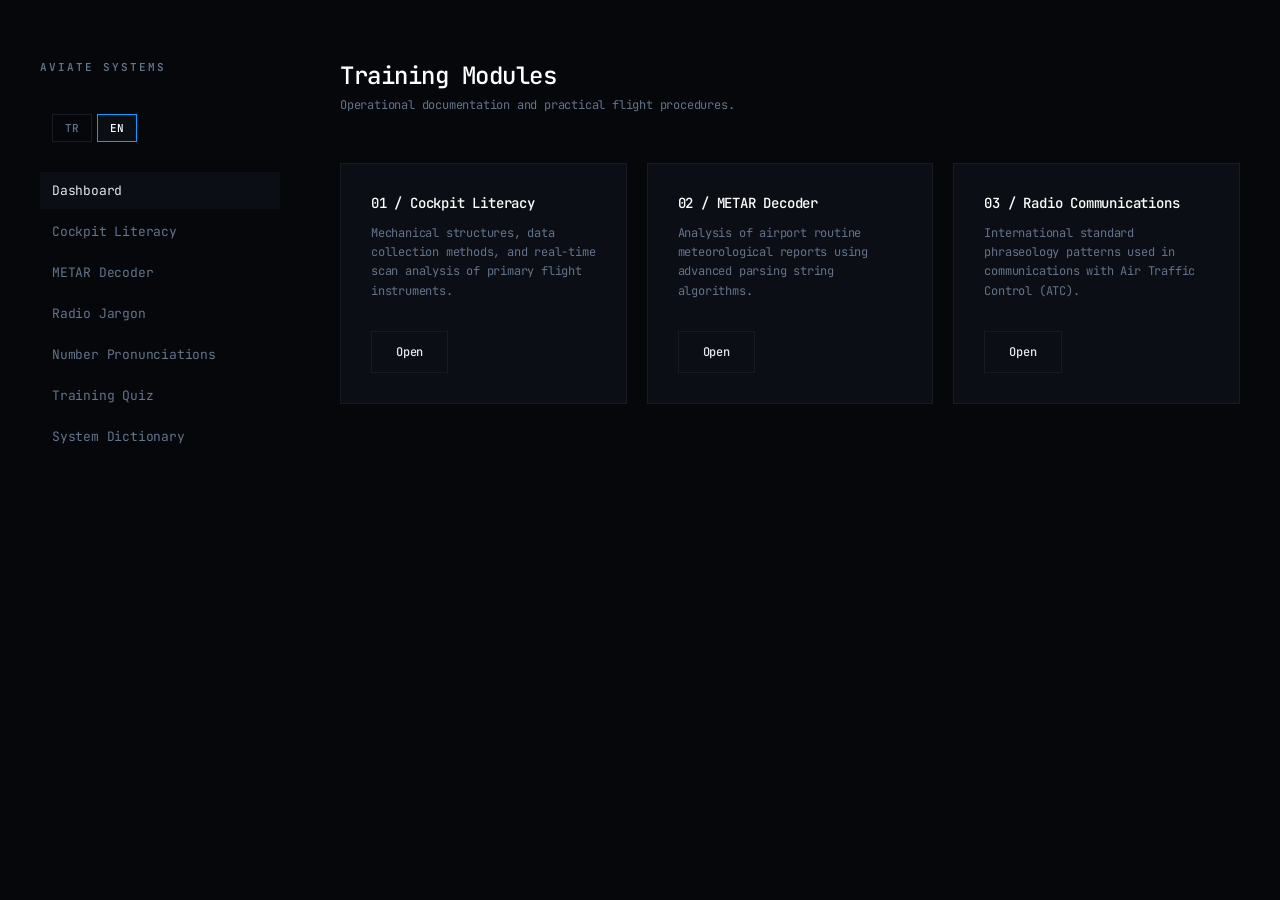
<file: index.html>
<!DOCTYPE html>
<html lang="en">
<head>
    <meta charset="UTF-8">
    <meta name="viewport" content="width=device-width, initial-scale=1.0">
    <title>Aviate // Dashboard</title>
    <link rel="stylesheet" href="css/style.css">
    <style>
        .lang-switcher { display: flex; gap: 5px; margin-bottom: 30px; padding: 0 12px; }
        .btn-lang { background-color: transparent; border: 1px solid var(--border); color: var(--text-muted); padding: 6px 12px; font-family: inherit; font-size: 11px; cursor: pointer; transition: all 0.15s; font-weight: 500; }
        .btn-lang.active-lang { border-color: var(--accent); color: #FFF; background-color: var(--surface); }
    </style>
</head>
<body>

    <div class="grid-container">
        <nav class="panel-sidebar">
            <h2>Aviate Systems</h2>
            <div class="lang-switcher">
                <button class="btn-lang" onclick="setLanguage('tr')" id="btn-tr">TR</button>
                <button class="btn-lang active-lang" onclick="setLanguage('en')" id="btn-en">EN</button>
            </div>
            <ul>
                <li><a href="index.html" class="active i18n" data-en="Dashboard" data-tr="Dashboard">Dashboard</a></li>
                <li><a href="cockpit.html" class="i18n" data-en="Cockpit Literacy" data-tr="Kokpit Okuryazarlığı">Cockpit Literacy</a></li>
                <li><a href="metar.html" class="i18n" data-en="METAR Decoder" data-tr="METAR Çözücü">METAR Decoder</a></li>
                <li><a href="radio.html" class="i18n" data-en="Radio Jargon" data-tr="Telsiz Jargonu">Radio Jargon</a></li>
                <li><a href="numbers.html" class="i18n" data-en="Number Pronunciations" data-tr="Sayı Telaffuzları">Number Pronunciations</a></li>
                <li><a href="quiz.html" class="i18n" data-en="Training Quiz" data-tr="Eğitim Quizi">Training Quiz</a></li>
                <li><a href="dictionary.html" class="i18n" data-en="System Dictionary" data-tr="Sistem Sözlüğü">System Dictionary</a></li>
            </ul>
        </nav>

        <main class="panel-main">
            <h1 class="i18n" data-en="Training Modules" data-tr="Eğitim Modülleri">Training Modules</h1>
            <p class="subtitle i18n" data-en="Operational documentation and practical flight procedures." data-tr="Operasyonel dökümantasyon ve pratik uçuş prosedürleri.">Operational documentation and practical flight procedures.</p>

            <div class="lessons-grid">
                <section class="lesson-card">
                    <h3 class="i18n" data-en="01 / Cockpit Literacy" data-tr="01 / Kokpit Okuryazarlığı">01 / Cockpit Literacy</h3>
                    <p class="i18n" data-en="Mechanical structures, data collection methods, and real-time scan analysis of primary flight instruments." data-tr="Temel uçuş göstergelerinin mekanik yapıları, veri toplama yöntemleri ve anlık tarama analizleri.">Mechanical structures, data collection methods, and real-time scan analysis of primary flight instruments.</p>
                    <a href="cockpit.html" class="btn-launch i18n" data-en="Open" data-tr="Aç">Open</a>
                </section>

                <section class="lesson-card">
                    <h3 class="i18n" data-en="02 / METAR Decoder" data-tr="02 / METAR Çözücü">02 / METAR Decoder</h3>
                    <p class="i18n" data-en="Analysis of airport routine meteorological reports using advanced parsing string algorithms." data-tr="Havalimanı rutin meteorolojik raporlarının dize parçalama algoritmalarıyla analiz edilmesi.">Analysis of airport routine meteorological reports using advanced parsing string algorithms.</p>
                    <a href="metar.html" class="btn-launch i18n" data-en="Open" data-tr="Aç">Open</a>
                </section>

                <section class="lesson-card">
                    <h3 class="i18n" data-en="03 / Radio Communications" data-tr="03 / Telsiz Konuşmaları">03 / Radio Communications</h3>
                    <p class="i18n" data-en="International standard phraseology patterns used in communications with Air Traffic Control (ATC)." data-tr="Hava trafik kontrolörleri (ATC) ile kurulan iletişimde kullanılan uluslararası standart kalıplar.">International standard phraseology patterns used in communications with Air Traffic Control (ATC).</p>
                    <a href="radio.html" class="btn-launch i18n" data-en="Open" data-tr="Aç">Open</a>
                </section>
            </div>
        </main>
    </div>

    <script>
        let currentLang = 'en';
        function setLanguage(lang) {
            currentLang = lang;
            document.getElementById("btn-tr").classList.remove("active-lang");
            document.getElementById("btn-en").classList.remove("active-lang");
            document.getElementById("btn-" + lang).classList.add("active-lang");
            const elements = document.querySelectorAll('.i18n');
            elements.forEach(el => {
                const translation = el.getAttribute('data-' + lang);
                if (translation) el.innerText = translation;
            });
        }
        window.onload = function() { setLanguage('en'); };
    </script>
</body>
</html>
</file>
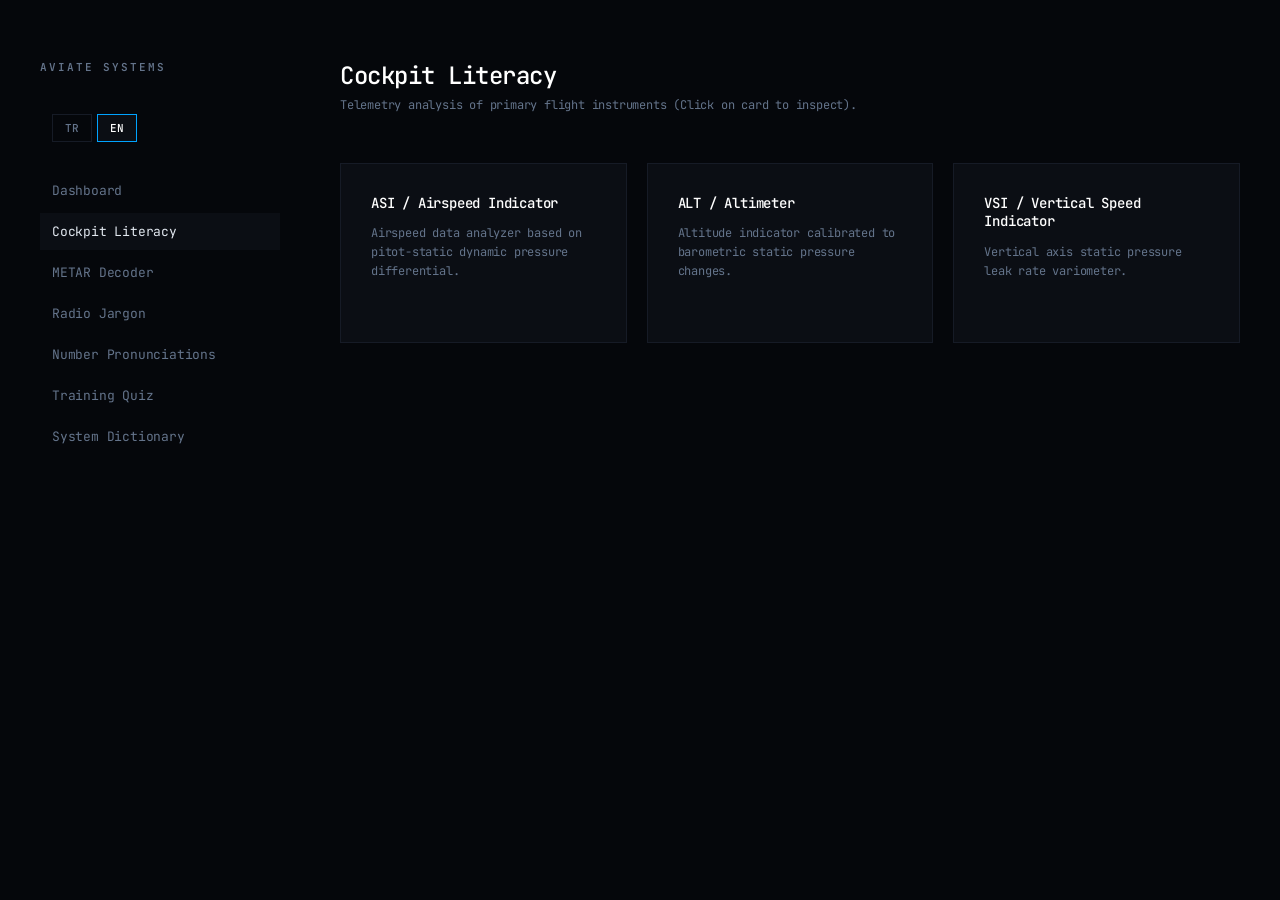
<file: cockpit.html>
<!DOCTYPE html>
<html lang="en">
<head>
    <meta charset="UTF-8">
    <meta name="viewport" content="width=device-width, initial-scale=1.0">
    <title>Aviate // Cockpit Literacy</title>
    <link rel="stylesheet" href="css/style.css">
    <style>
        .lang-switcher { display: flex; gap: 5px; margin-bottom: 30px; padding: 0 12px; }
        .btn-lang { background-color: transparent; border: 1px solid var(--border); color: var(--text-muted); padding: 6px 12px; font-family: inherit; font-size: 11px; cursor: pointer; transition: all 0.15s; font-weight: 500; }
        .btn-lang.active-lang { border-color: var(--accent); color: #FFF; background-color: var(--surface); }
        .lessons-grid .lesson-card { cursor: pointer; transition: border-color 0.15s, background-color 0.15s; }
        .lessons-grid .lesson-card:hover { border-color: var(--accent); background-color: var(--surface-hover); }
    </style>
</head>
<body>

    <div class="grid-container">
        <nav class="panel-sidebar">
            <h2>Aviate Systems</h2>
            <div class="lang-switcher">
                <button class="btn-lang" onclick="setLanguage('tr')" id="btn-tr">TR</button>
                <button class="btn-lang active-lang" onclick="setLanguage('en')" id="btn-en">EN</button>
            </div>
            <ul>
                <li><a href="index.html" class="i18n" data-en="Dashboard" data-tr="Dashboard">Dashboard</a></li>
                <li><a href="cockpit.html" class="active i18n" data-en="Cockpit Literacy" data-tr="Kokpit Okuryazarlığı">Cockpit Literacy</a></li>
                <li><a href="metar.html" class="i18n" data-en="METAR Decoder" data-tr="METAR Çözücü">METAR Decoder</a></li>
                <li><a href="radio.html" class="i18n" data-en="Radio Jargon" data-tr="Telsiz Jargonu">Radio Jargon</a></li>
                <li><a href="numbers.html" class="i18n" data-en="Number Pronunciations" data-tr="Sayı Telaffuzları">Number Pronunciations</a></li>
                <li><a href="quiz.html" class="i18n" data-en="Training Quiz" data-tr="Eğitim Quizi">Training Quiz</a></li>
                <li><a href="dictionary.html" class="i18n" data-en="System Dictionary" data-tr="Sistem Sözlüğü">System Dictionary</a></li>
            </ul>
        </nav>

        <main class="panel-main">
            <h1 class="i18n" data-en="Cockpit Literacy" data-tr="Kokpit Okuryazarlığı">Cockpit Literacy</h1>
            <p class="subtitle i18n" data-en="Telemetry analysis of primary flight instruments (Click on card to inspect)." data-tr="Birincil uçuş göstergelerinin telemetri analizi (Detay için karta tıklayın).">Telemetry analysis of primary flight instruments (Click on card to inspect).</p>

            <div class="lessons-grid">
                <section class="lesson-card" onclick="inspect('asi')">
                    <h3>ASI / Airspeed Indicator</h3>
                    <p class="i18n" data-en="Airspeed data analyzer based on pitot-static dynamic pressure differential." data-tr="Pitot-statik dinamik basınç farkı tabanlı sürat veri analizörü.">Airspeed data analyzer based on pitot-static dynamic pressure differential.</p>
                </section>
                <section class="lesson-card" onclick="inspect('alt')">
                    <h3>ALT / Altimeter</h3>
                    <p class="i18n" data-en="Altitude indicator calibrated to barometric static pressure changes." data-tr="Barometrik ortam basıncı referanslı dikey dökümantasyon göstergesi.">Altitude indicator calibrated to barometric static pressure changes.</p>
                </section>
                <section class="lesson-card" onclick="inspect('vsi')">
                    <h3>VSI / Vertical Speed Indicator</h3>
                    <p class="i18n" data-en="Vertical axis static pressure leak rate variometer." data-tr="Dikey eksen statik basınç değişim hızı varyometresi.">Vertical axis static pressure leak rate variometer.</p>
                </section>
            </div>

            <section id="inspection-panel" class="info-box" style="display: none; margin-top: 40px;">
                <h2 id="ins-title"></h2>
                <div class="data-table" style="margin-top: 15px;">
                    <div class="table-row">
                        <span class="table-label i18n" data-en="Operating Principle" data-tr="Çalışma Prensibi">Operating Principle</span>
                        <span class="table-value" id="ins-body"></span>
                    </div>
                </div>
            </section>
        </main>
    </div>

    <script>
        const db = {
            asi: {
                en: "Computes aircraft's relative airspeed by processing the difference between pitot tube dynamic pressure and static line atmospheric pressure.",
                tr: "Pitot tüpü dinamik basıncı ile statik hat arasındaki farkı işleyerek uçağın havaya göre olan relatif süratini üretir."
            },
            alt: {
                en: "Provides vertical documentation of the aircraft above sea level in feet, referenced to ambient barometric pressure settings.",
                tr: "Ortam barometrik basıncını referans alarak uçağın deniz seviyesinden dikey dökümantasyonunu feet biriminde sağlar."
            },
            vsi: {
                en: "Calculates the aircraft's vertical rate of climb or descent in ft/min, measured through a calibrated leak in the static chamber.",
                tr: "Uçağın dikey tırmanma ve alçalma oranını, statik hücredeki basınç sızıntı hızı üzerinden ft/min olarak hesaplar."
            }
        };

        let currentLang = 'en';
        let currentKey = null;

        function setLanguage(lang) {
            currentLang = lang;
            document.getElementById("btn-tr").classList.remove("active-lang");
            document.getElementById("btn-en").classList.remove("active-lang");
            document.getElementById("btn-" + lang).classList.add("active-lang");
            
            const elements = document.querySelectorAll('.i18n');
            elements.forEach(el => {
                const translation = el.getAttribute('data-' + lang);
                if (translation) el.innerText = translation;
            });

            if(currentKey) {
                document.getElementById("ins-body").innerText = db[currentKey][lang];
            }
        }

        function inspect(key) {
            currentKey = key;
            const suffix = currentLang === 'en' ? " // TELEMETRY DETAIL" : " // TELEMETRİ DETAYI";
            document.getElementById("ins-title").innerText = key.toUpperCase() + suffix;
            document.getElementById("ins-body").innerText = db[key][currentLang];
            document.getElementById("inspection-panel").style.display = "block";
        }

        window.onload = function() { setLanguage('en'); };
    </script>
</body>
</html>
</file>
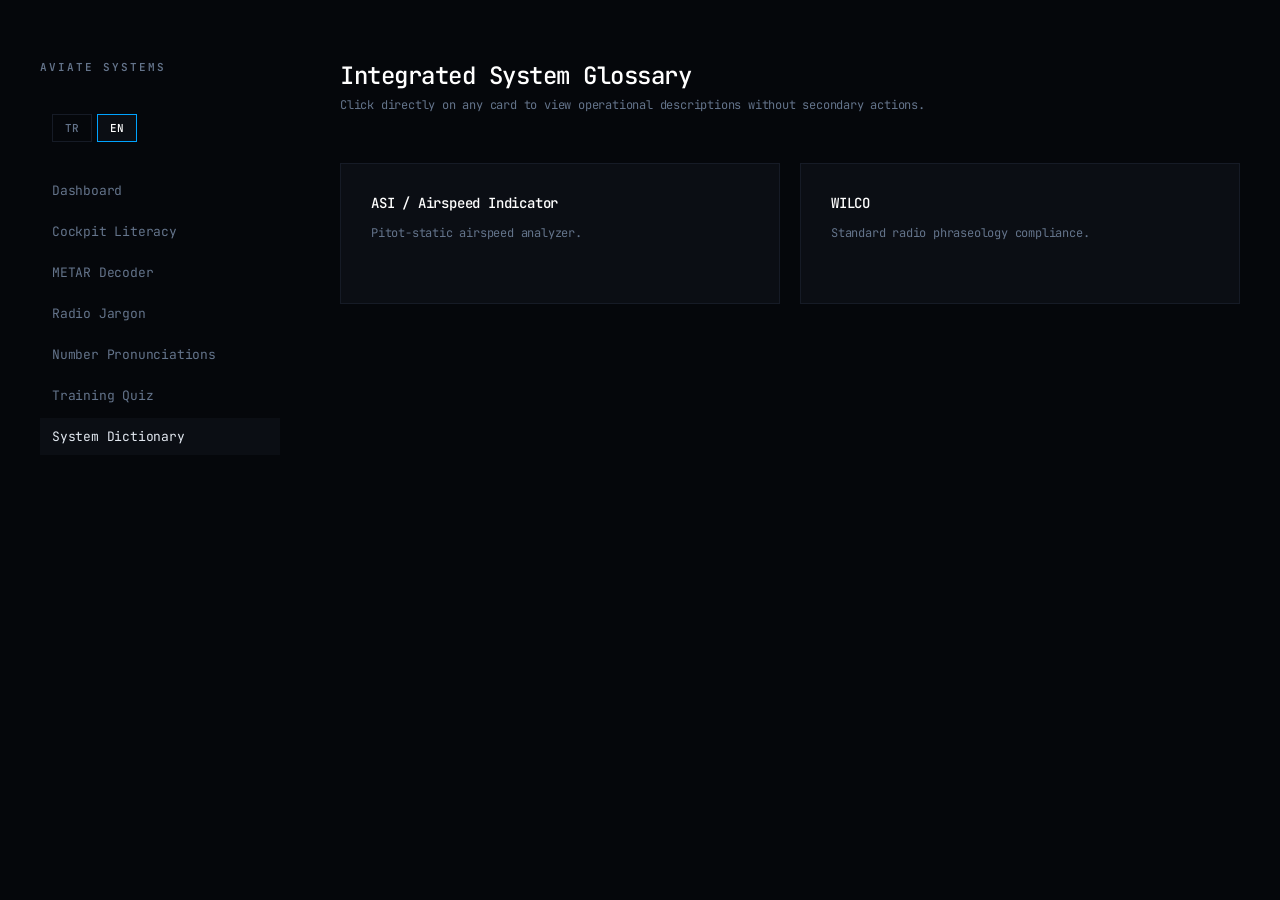
<file: dictionary.html>
<!DOCTYPE html>
<html lang="en">
<head>
    <meta charset="UTF-8">
    <meta name="viewport" content="width=device-width, initial-scale=1.0">
    <title>Aviate // System Dictionary</title>
    <link rel="stylesheet" href="css/style.css">
    <style>
        .lang-switcher { display: flex; gap: 5px; margin-bottom: 30px; padding: 0 12px; }
        .btn-lang { background-color: transparent; border: 1px solid var(--border); color: var(--text-muted); padding: 6px 12px; font-family: inherit; font-size: 11px; cursor: pointer; transition: all 0.15s; font-weight: 500; }
        .btn-lang.active-lang { border-color: var(--accent); color: #FFF; background-color: var(--surface); }
        .lessons-grid .lesson-card { cursor: pointer; transition: border-color 0.15s, background-color 0.15s; }
        .lessons-grid .lesson-card:hover { border-color: var(--accent); background-color: var(--surface-hover); }
    </style>
</head>
<body>

    <div class="grid-container">
        <nav class="panel-sidebar">
            <h2>Aviate Systems</h2>
            <div class="lang-switcher">
                <button class="btn-lang" onclick="setLanguage('tr')" id="btn-tr">TR</button>
                <button class="btn-lang active-lang" onclick="setLanguage('en')" id="btn-en">EN</button>
            </div>
            <ul>
                <li><a href="index.html" class="i18n" data-en="Dashboard" data-tr="Dashboard">Dashboard</a></li>
                <li><a href="cockpit.html" class="i18n" data-en="Cockpit Literacy" data-tr="Kokpit Okuryazarlığı">Cockpit Literacy</a></li>
                <li><a href="metar.html" class="i18n" data-en="METAR Decoder" data-tr="METAR Çözücü">METAR Decoder</a></li>
                <li><a href="radio.html" class="i18n" data-en="Radio Jargon" data-tr="Telsiz Jargonu">Radio Jargon</a></li>
                <li><a href="numbers.html" class="i18n" data-en="Number Pronunciations" data-tr="Sayı Telaffuzları">Number Pronunciations</a></li>
                <li><a href="quiz.html" class="i18n" data-en="Training Quiz" data-tr="Eğitim Quizi">Training Quiz</a></li>
                <li><a href="dictionary.html" class="active i18n" data-en="System Dictionary" data-tr="Sistem Sözlüğü">System Dictionary</a></li>
            </ul>
        </nav>

        <main class="panel-main">
            <h1 class="i18n" data-en="Integrated System Glossary" data-tr="Bütünleşik Sistem Sözlüğü">Integrated System Glossary</h1>
            <p class="subtitle i18n" data-en="Click directly on any card to view operational descriptions without secondary actions." data-tr="Ara bir butona basmaya gerek kalmadan, detayını öğrenmek istediğiniz kartın üzerine doğrudan tıklayın.">Click directly on any card to view operational descriptions without secondary actions.</p>

            <div class="lessons-grid">
                <section class="lesson-card" onclick="inspect('asi')">
                    <h3>ASI / Airspeed Indicator</h3>
                    <p class="i18n" data-en="Pitot-static airspeed analyzer." data-tr="Pitot-statik dinamik sürat veri analizörü.">Pitot-static airspeed analyzer.</p>
                </section>
                <section class="lesson-card" onclick="inspect('wilco')">
                    <h3>WILCO</h3>
                    <p class="i18n" data-en="Standard radio phraseology compliance." data-tr="Standart telsiz frazeoloji onay kalıbı.">Standard radio phraseology compliance.</p>
                </section>
            </div>

            <section id="global-inspection-panel" class="info-box" style="display: none; margin-top: 40px;">
                <h2 id="global-title"></h2>
                <div class="data-table" style="margin-top: 15px;">
                    <div class="table-row">
                        <span class="table-label" id="global-label">Description</span>
                        <span class="table-value" id="global-body"></span>
                    </div>
                </div>
            </section>
        </main>
    </div>

    <script>
        const dictDb = {
            asi: {
                en: "Measures aircraft speed relative to the surrounding air by calculating dynamic and static tracking differentials.",
                tr: "Dinamik ve statik izleme farklarını hesaplayarak uçağın çevre havaya göre hızını ölçer."
            },
            wilco: {
                en: "Acronym for 'Will Comply'. Indicates that the air traffic control message has been fully understood and action will be taken.",
                tr: "'Will Comply' operasyonel kısaltması. ATC mesajının anlaşıldığını ve harfiyen icra edileceğini belirtir."
            }
        };

        let currentLang = 'en';
        let activeKey = null;

        function setLanguage(lang) {
            currentLang = lang;
            document.getElementById("btn-tr").classList.remove("active-lang");
            document.getElementById("btn-en").classList.remove("active-lang");
            document.getElementById("btn-" + lang).classList.add("active-lang");
            const elements = document.querySelectorAll('.i18n');
            elements.forEach(el => {
                const translation = el.getAttribute('data-' + lang);
                if (translation) el.innerText = translation;
            });
            if(activeKey) inspect(activeKey);
        }

        function inspect(key) {
            activeKey = key;
            document.getElementById("global-title").innerText = key.toUpperCase() + (currentLang === 'en' ? " // ANALYSIS" : " // İNCELEME");
            document.getElementById("global-body").innerText = dictDb[key][currentLang];
            document.getElementById("global-label").innerText = currentLang === 'en' ? "Description" : "Açıklama";
            document.getElementById("global-inspection-panel").style.display = "block";
        }
        window.onload = function() { setLanguage('en'); };
    </script>
</body>
</html>
</file>
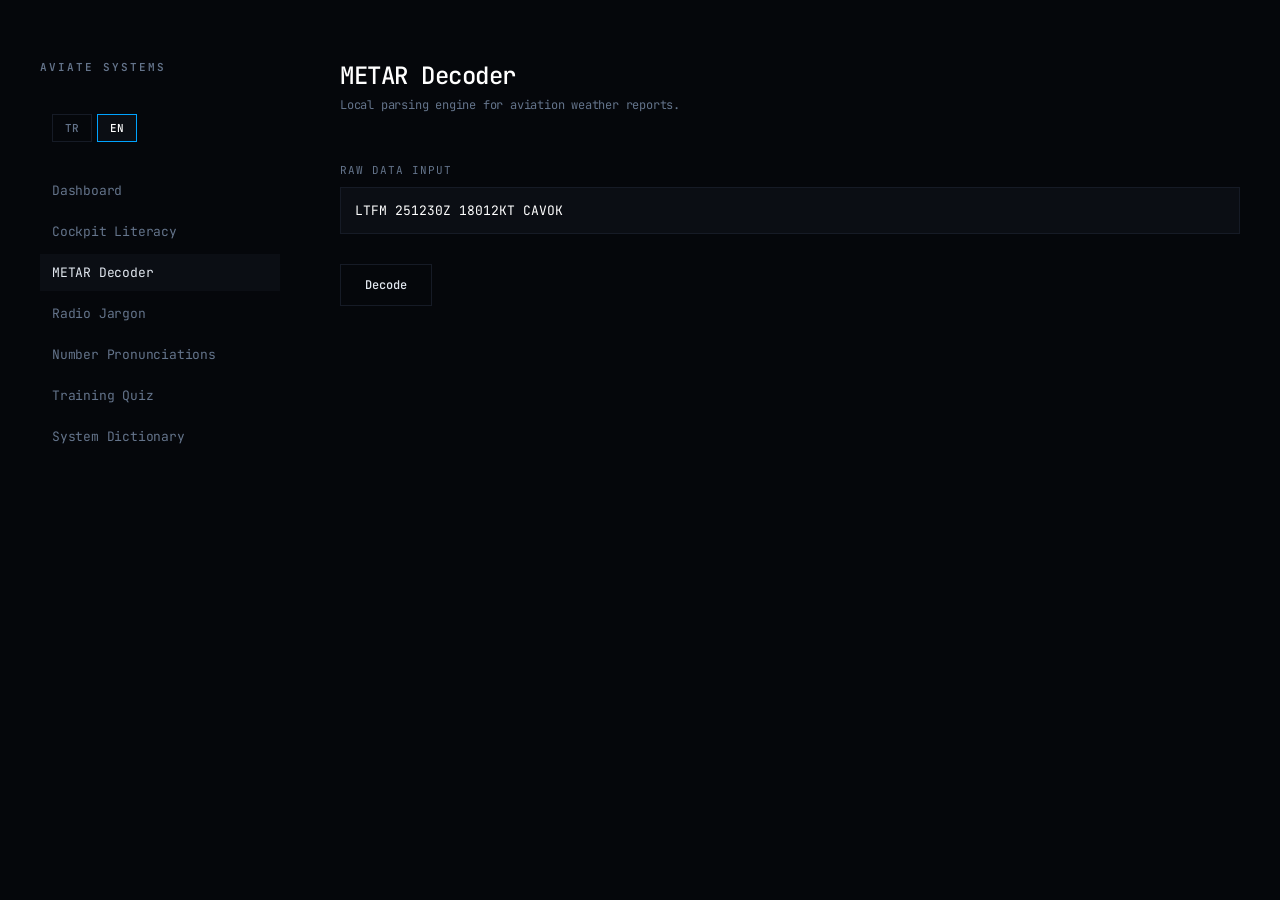
<file: metar.html>
<!DOCTYPE html>
<html lang="en">
<head>
    <meta charset="UTF-8">
    <meta name="viewport" content="width=device-width, initial-scale=1.0">
    <title>Aviate // METAR Decoder</title>
    <link rel="stylesheet" href="css/style.css">
    <style>
        .lang-switcher { display: flex; gap: 5px; margin-bottom: 30px; padding: 0 12px; }
        .btn-lang { background-color: transparent; border: 1px solid var(--border); color: var(--text-muted); padding: 6px 12px; font-family: inherit; font-size: 11px; cursor: pointer; transition: all 0.15s; font-weight: 500; }
        .btn-lang.active-lang { border-color: var(--accent); color: #FFF; background-color: var(--surface); }
    </style>
</head>
<body>

    <div class="grid-container">
        <nav class="panel-sidebar">
            <h2>Aviate Systems</h2>
            <div class="lang-switcher">
                <button class="btn-lang" onclick="setLanguage('tr')" id="btn-tr">TR</button>
                <button class="btn-lang active-lang" onclick="setLanguage('en')" id="btn-en">EN</button>
            </div>
            <ul>
                <li><a href="index.html" class="i18n" data-en="Dashboard" data-tr="Dashboard">Dashboard</a></li>
                <li><a href="cockpit.html" class="i18n" data-en="Cockpit Literacy" data-tr="Kokpit Okuryazarlığı">Cockpit Literacy</a></li>
                <li><a href="metar.html" class="active i18n" data-en="METAR Decoder" data-tr="METAR Çözücü">METAR Decoder</a></li>
                <li><a href="radio.html" class="i18n" data-en="Radio Jargon" data-tr="Telsiz Jargonu">Radio Jargon</a></li>
                <li><a href="numbers.html" class="i18n" data-en="Number Pronunciations" data-tr="Sayı Telaffuzları">Number Pronunciations</a></li>
                <li><a href="quiz.html" class="i18n" data-en="Training Quiz" data-tr="Eğitim Quizi">Training Quiz</a></li>
                <li><a href="dictionary.html" class="i18n" data-en="System Dictionary" data-tr="Sistem Sözlüğü">System Dictionary</a></li>
            </ul>
        </nav>

        <main class="panel-main">
            <h1 class="i18n" data-en="METAR Decoder" data-tr="METAR Kod Çözücü">METAR Decoder</h1>
            <p class="subtitle i18n" data-en="Local parsing engine for aviation weather reports." data-tr="Yerel dize ayrıştırma motoruyla hava durumu raporu analizi.">Local parsing engine for aviation weather reports.</p>
            
            <div class="input-group">
                <label for="metar-input" class="i18n" data-en="Raw Data Input" data-tr="Ham Veri Girişi">Raw Data Input</label>
                <input type="text" id="metar-input" value="LTFM 251230Z 18012KT CAVOK">
            </div>
            <button class="btn-launch i18n" data-en="Decode" data-tr="İşle" id="btn-decode">Decode</button>

            <section id="metar-result" class="info-box" style="display: none; margin-top: 40px;">
                <h2 class="i18n" data-en="METAR Analysis Report" data-tr="METAR Analiz Raporu">METAR Analysis Report</h2>
                <div class="data-table" style="margin-top: 15px;">
                    <div class="table-row">
                        <span class="table-label" id="lbl-icao">Station ICAO</span>
                        <span class="table-value" id="out-icao"></span>
                    </div>
                    <div class="table-row">
                        <span class="table-label" id="lbl-time">Report Time</span>
                        <span class="table-value" id="out-time"></span>
                    </div>
                    <div class="table-row">
                        <span class="table-label" id="lbl-wind">Wind Vector</span>
                        <span class="table-value" id="out-wind"></span>
                    </div>
                    <div class="table-row">
                        <span class="table-label" id="lbl-cond">Visibility & Clouds</span>
                        <span class="table-value" id="out-cond"></span>
                    </div>
                </div>
            </section>
        </main>
    </div>

    <script>
        let currentLang = 'en';
        let globalRawData = "";

        const cloudTypes = {
            en: { FEW: "Few Clouds", SCT: "Scattered", BKN: "Broken", OVC: "Overcast", VV: "Vertical Visibility" },
            tr: { FEW: "Az Bulutlu", SCT: "Parçalı Bulutlu", BKN: "Çok Bulutlu", OVC: "Kapalı", VV: "Dikey Görüş" }
        };

        const weatherDesc = {
            en: { "-RA": "Light Rain", "RA": "Rain", "+RA": "Heavy Rain", "-SN": "Light Snow", "SN": "Snow", "TSRA": "Thunderstorm & Rain", "BR": "Mist", "FG": "Fog", "HZ": "Haze" },
            tr: { "-RA": "Hafif Yağmurlu", "RA": "Yağmurlu", "+RA": "Şiddetli Yağmurlu", "-SN": "Hafif Karlı", "SN": "Karlı", "TSRA": "Gökgürültülü Fırtına ve Yağmur", "BR": "Puslu", "FG": "Sisli", "HZ": "Kuru Pus" }
        };

        function setLanguage(lang) {
            currentLang = lang;
            document.getElementById("btn-tr").classList.remove("active-lang");
            document.getElementById("btn-en").classList.remove("active-lang");
            document.getElementById("btn-" + lang).classList.add("active-lang");
            
            const elements = document.querySelectorAll('.i18n');
            elements.forEach(el => {
                const translation = el.getAttribute('data-' + lang);
                if (translation) el.innerText = translation;
            });

            document.getElementById("lbl-icao").innerText = lang === 'en' ? "Station ICAO" : "İstasyon (ICAO Kod)";
            document.getElementById("lbl-time").innerText = lang === 'en' ? "Report Time" : "Rapor Zamanı";
            document.getElementById("lbl-wind").innerText = lang === 'en' ? "Wind Vector" : "Rüzgar Durumu";
            document.getElementById("lbl-cond").innerText = lang === 'en' ? "Visibility & Clouds" : "Görüş & Hava Detayları";

            if(globalRawData) runDecoder(globalRawData);
        }

        document.getElementById("btn-decode").addEventListener("click", function() {
            globalRawData = document.getElementById("metar-input").value.trim();
            runDecoder(globalRawData);
        });

        function runDecoder(raw) {
            if(!raw) return;
            const tokens = raw.split(/\s+/);
            let res = { icao: tokens[0], time: "N/A", wind: "Calm / Sakin", vis: "N/A", clouds: "Clear / Açık", weather: "None" };

            tokens.forEach(token => {
                if(/^([0-9]{2})([0-9]{4})Z$/.test(token)) {
                    const match = token.match(/^([0-9]{2})([0-9]{4})Z$/);
                    res.time = currentLang === 'en' ? `Day ${match[1]} // Time: ${match[2].substring(0,2)}:${match[2].substring(2,4)} UTC` : `Ayın ${match[1]}. Günü // Saat: ${match[2].substring(0,2)}:${match[2].substring(2,4)} UTC`;
                }
                if(token.endsWith("KT")) {
                    if(token.startsWith("VRB")) {
                        res.wind = currentLang === 'en' ? `Variable at ${token.replace("VRB","").replace("KT","")} Knots` : `Değişken Yönlerden ${token.replace("VRB","").replace("KT","")} Knot`;
                    } else {
                        const match = token.match(/^([0-9]{3})([0-9]{2})(G[0-9]{2})?KT$/);
                        if(match) {
                            res.wind = currentLang === 'en' ? `${match[2]} Knots from ${match[1]}°` : `${match[1]}° Yönünden ${match[2]} Knot`;
                            if(match[3]) res.wind += currentLang === 'en' ? ` (Gusts: ${match[3].replace("G","")} KT)` : ` (Hamle: ${match[3].replace("G","")} KT)`;
                        }
                    }
                }
                if(token === "CAVOK") {
                    res.vis = currentLang === 'en' ? "10 KM or more" : "10 KM veya üzeri";
                    res.clouds = currentLang === 'en' ? "No clouds below 5000ft" : "Bulut Katmanı Yok";
                }
                if(/^([0-9]{4})$/.test(token) && token !== "9999") {
                    res.vis = `${parseInt(token)} Metre`;
                } else if(token === "9999") {
                    res.vis = currentLang === 'en' ? "10 KM or more" : "10 KM veya üzeri";
                }
                if(weatherDesc[currentLang][token]) {
                    res.weather = weatherDesc[currentLang][token];
                }
                if(/^([A-Z]{2,3})([0-9]{3})/.test(token)) {
                    const match = token.match(/^([A-Z]{2,3})([0-9]{3})/);
                    if(cloudTypes[currentLang][match[1]]) {
                        res.clouds = currentLang === 'en' ? `${cloudTypes['en'][match[1]]} at ${parseInt(match[2])*100} feet` : `${cloudTypes['tr'][match[1]]} // Taban: ${parseInt(match[2])*100} Feet`;
                    }
                }
            });

            document.getElementById("out-icao").innerText = res.icao;
            document.getElementById("out-time").innerText = res.time;
            document.getElementById("out-wind").innerText = res.wind;
            document.getElementById("out-cond").innerHTML = currentLang === 'en' ? 
                `<strong>Visibility:</strong> ${res.vis} <br><strong>Weather:</strong> ${res.weather} <br><strong>Clouds:</strong> ${res.clouds}` : 
                `<strong>Görüş:</strong> ${res.vis} <br><strong>Hava Olayı:</strong> ${res.weather} <br><strong>Bulutluluk:</strong> ${res.clouds}`;
            
            document.getElementById("metar-result").style.display = "block";
        }

        window.onload = function() { setLanguage('en'); };
    </script>
</body>
</html>
</file>
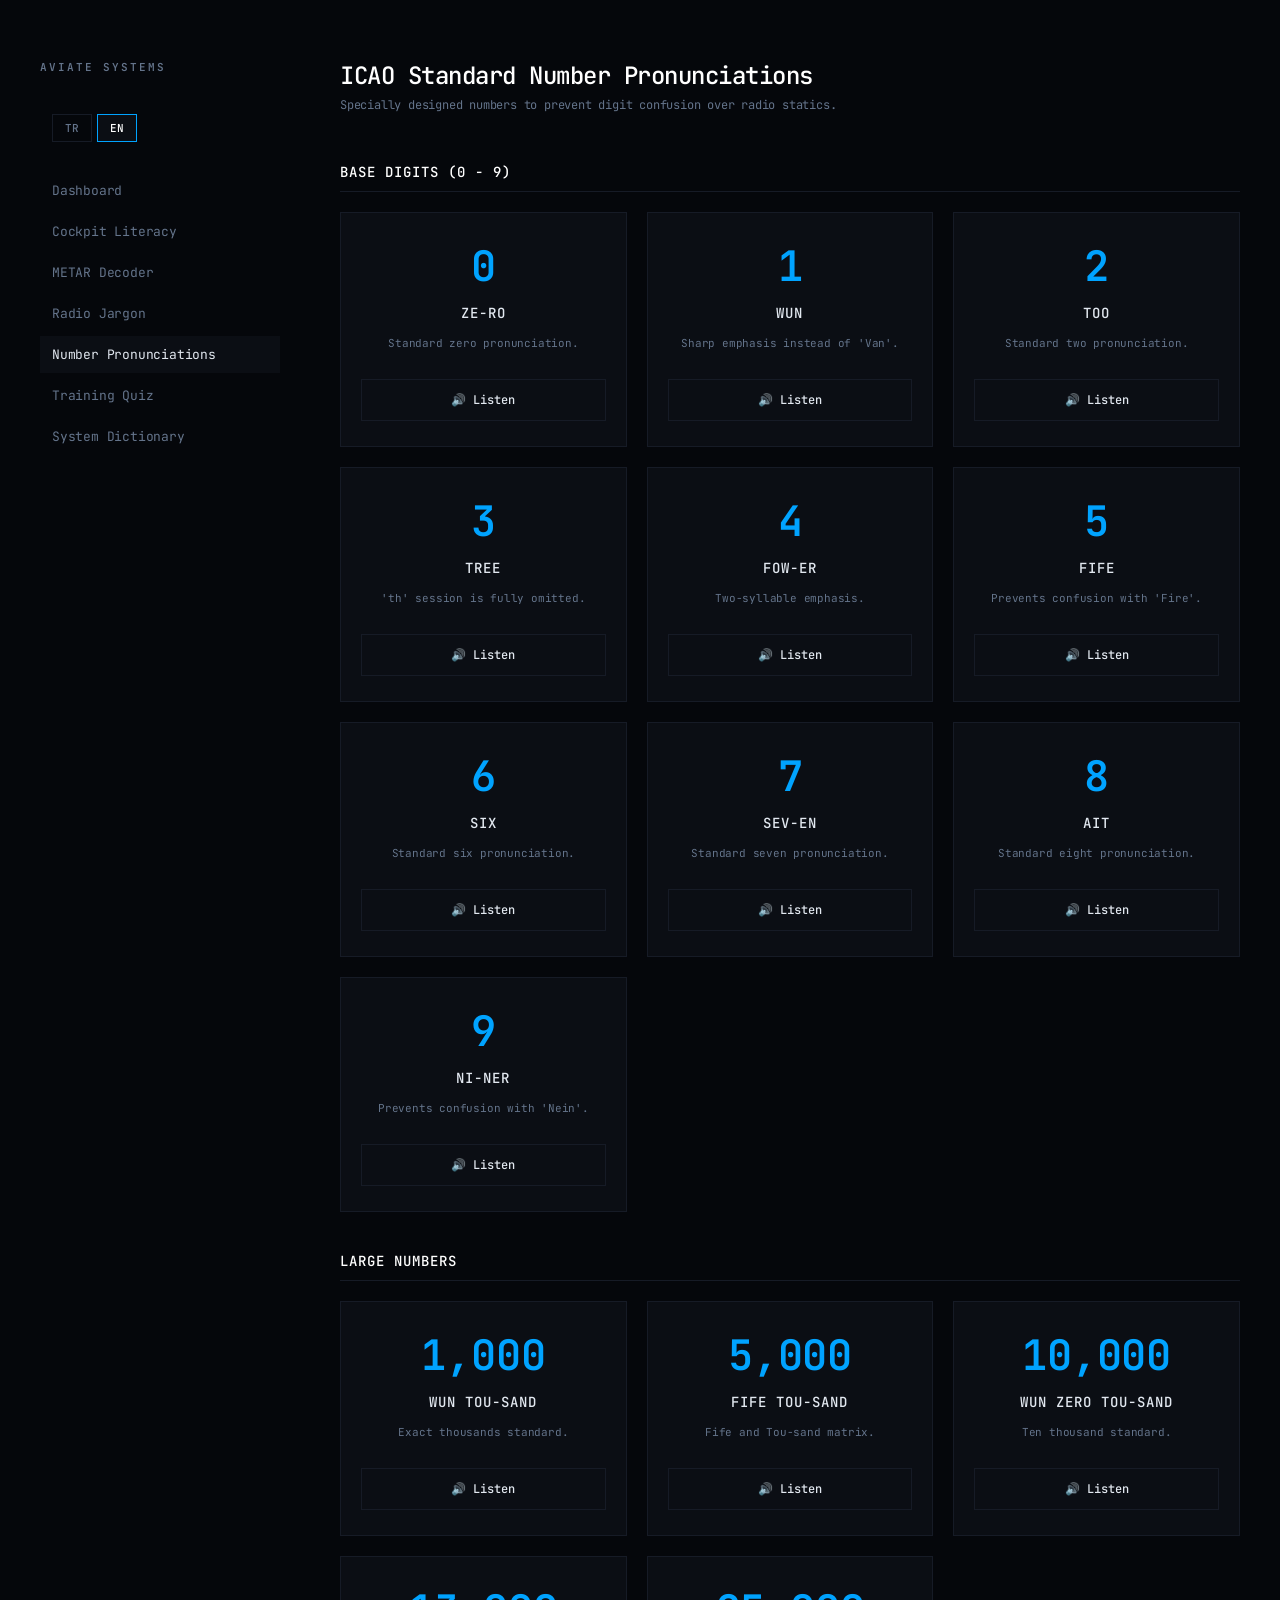
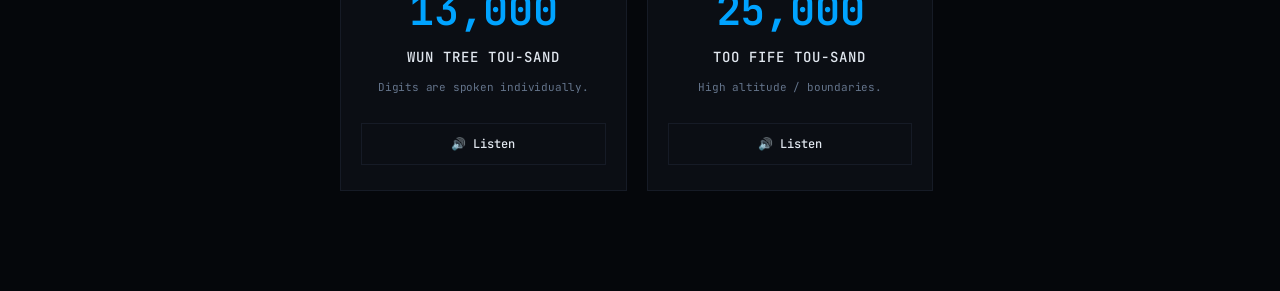
<file: numbers.html>
<!DOCTYPE html>
<html lang="en">
<head>
    <meta charset="UTF-8">
    <meta name="viewport" content="width=device-width, initial-scale=1.0">
    <title>Aviate // Number Pronunciations</title>
    <link rel="stylesheet" href="css/style.css">
    <style>
        .lang-switcher { display: flex; gap: 5px; margin-bottom: 30px; padding: 0 12px; }
        .btn-lang { background-color: transparent; border: 1px solid var(--border); color: var(--text-muted); padding: 6px 12px; font-family: inherit; font-size: 11px; cursor: pointer; transition: all 0.15s; font-weight: 500; }
        .btn-lang.active-lang { border-color: var(--accent); color: #FFF; background-color: var(--surface); }
        .number-large-grid { display: grid; grid-template-columns: repeat(auto-fill, minmax(220px, 1fr)); gap: 20px; margin-bottom: 40px; }
        .number-card { background-color: var(--surface); border: 1px solid var(--border); padding: 25px 20px; text-align: center; display: flex; flex-direction: column; align-items: center; justify-content: space-between; transition: border-color 0.2s, background-color 0.2s; }
        .number-card:hover { border-color: var(--border-focus); background-color: var(--surface-hover); }
        .number-card h3 { font-size: 42px; color: var(--accent); font-weight: 600; margin-bottom: 10px; }
        .number-card .phonetic { font-size: 14px; font-weight: 500; color: var(--text-main); letter-spacing: 1px; margin-bottom: 5px; }
        .number-card .desc { font-size: 11px; color: var(--text-muted); margin-bottom: 20px; height: 32px; display: flex; align-items: center; justify-content: center; }
        .number-card .btn-launch { width: 100%; text-align: center; }
        .section-title { margin-top: 40px; margin-bottom: 20px; font-size: 14px; font-weight: 500; color: #FFF; border-bottom: 1px solid var(--border); padding-bottom: 10px; text-transform: uppercase; letter-spacing: 1px; }
    </style>
</head>
<body>

    <div class="grid-container">
        <nav class="panel-sidebar">
            <h2>Aviate Systems</h2>
            <div class="lang-switcher">
                <button class="btn-lang" onclick="setLanguage('tr')" id="btn-tr">TR</button>
                <button class="btn-lang active-lang" onclick="setLanguage('en')" id="btn-en">EN</button>
            </div>
            <ul>
                <li><a href="index.html" class="i18n" data-en="Dashboard" data-tr="Dashboard">Dashboard</a></li>
                <li><a href="cockpit.html" class="i18n" data-en="Cockpit Literacy" data-tr="Kokpit Okuryazarlığı">Cockpit Literacy</a></li>
                <li><a href="metar.html" class="i18n" data-en="METAR Decoder" data-tr="METAR Çözücü">METAR Decoder</a></li>
                <li><a href="radio.html" class="i18n" data-en="Radio Jargon" data-tr="Telsiz Jargonu">Radio Jargon</a></li>
                <li><a href="numbers.html" class="active i18n" data-en="Number Pronunciations" data-tr="Sayı Telaffuzları">Number Pronunciations</a></li>
                <li><a href="quiz.html" class="i18n" data-en="Training Quiz" data-tr="Eğitim Quizi">Training Quiz</a></li>
                <li><a href="dictionary.html" class="i18n" data-en="System Dictionary" data-tr="Sistem Sözlüğü">System Dictionary</a></li>
            </ul>
        </nav>

        <main class="panel-main">
            <h1 class="i18n" data-en="ICAO Standard Number Pronunciations" data-tr="ICAO Standart Sayı Telaffuzları">ICAO Standard Number Pronunciations</h1>
            <p class="subtitle i18n" data-en="Specially designed numbers to prevent digit confusion over radio statics." data-tr="Parazitli telsiz frekanslarında basamakların karışmasını önleyen uluslararası standartlar.">Specially designed numbers to prevent digit confusion over radio statics.</p>
            
            <div class="section-title i18n" data-en="Base Digits (0 - 9)" data-tr="Temel Rakamlar (0 - 9)">Base Digits (0 - 9)</div>
            <div class="number-large-grid">
                <div class="number-card"><h3>0</h3><p class="phonetic">ZE-RO</p><p class="desc i18n" data-en="Standard zero pronunciation." data-tr="Standart sıfır telaffuzu."></p><button class="btn-launch i18n" data-en="🔊 Listen" data-tr="🔊 Dinle" onclick="playAudio('num0')">🔊 Listen</button></div>
                <div class="number-card"><h3>1</h3><p class="phonetic">WUN</p><p class="desc i18n" data-en="Sharp emphasis instead of 'Van'." data-tr="'Van' yerine daha keskin okunuş."></p><button class="btn-launch i18n" data-en="🔊 Listen" data-tr="🔊 Dinle" onclick="playAudio('num1')">🔊 Listen</button></div>
                <div class="number-card"><h3>2</h3><p class="phonetic">TOO</p><p class="desc i18n" data-en="Standard two pronunciation." data-tr="Standart iki telaffuzu."></p><button class="btn-launch i18n" data-en="🔊 Listen" data-tr="🔊 Dinle" onclick="playAudio('num2')">🔊 Listen</button></div>
                <div class="number-card"><h3>3</h3><p class="phonetic">TREE</p><p class="desc i18n" data-en="'th' session is fully omitted." data-tr="'th' sesinin parazitte kaybolmaması için."></p><button class="btn-launch i18n" data-en="🔊 Listen" data-tr="🔊 Dinle" onclick="playAudio('num3')">🔊 Listen</button></div>
                <div class="number-card"><h3>4</h3><p class="phonetic">FOW-ER</p><p class="desc i18n" data-en="Two-syllable emphasis." data-tr="'Four' yerine iki heceli vurgu."></p><button class="btn-launch i18n" data-en="🔊 Listen" data-tr="🔊 Dinle" onclick="playAudio('num4')">🔊 Listen</button></div>
                <div class="number-card"><h3>5</h3><p class="phonetic">FIFE</p><p class="desc i18n" data-en="Prevents confusion with 'Fire'." data-tr="'Five' kelimesinin 'Fire' ile karışmaması için."></p><button class="btn-launch i18n" data-en="🔊 Listen" data-tr="🔊 Dinle" onclick="playAudio('num5')">🔊 Listen</button></div>
                <div class="number-card"><h3>6</h3><p class="phonetic">SIX</p><p class="desc i18n" data-en="Standard six pronunciation." data-tr="Standart altı telaffuzu."></p><button class="btn-launch i18n" data-en="🔊 Listen" data-tr="🔊 Dinle" onclick="playAudio('num6')">🔊 Listen</button></div>
                <div class="number-card"><h3>7</h3><p class="phonetic">SEV-EN</p><p class="desc i18n" data-en="Standard seven pronunciation." data-tr="Standart yedi telaffuzu."></p><button class="btn-launch i18n" data-en="🔊 Listen" data-tr="🔊 Dinle" onclick="playAudio('num7')">🔊 Listen</button></div>
                <div class="number-card"><h3>8</h3><p class="phonetic">AIT</p><p class="desc i18n" data-en="Standard eight pronunciation." data-tr="Standart sekiz telaffuzu."></p><button class="btn-launch i18n" data-en="🔊 Listen" data-tr="🔊 Dinle" onclick="playAudio('num8')">🔊 Listen</button></div>
                <div class="number-card"><h3>9</h3><p class="phonetic">NI-NER</p><p class="desc i18n" data-en="Prevents confusion with 'Nein'." data-tr="Almanca 'Nein' (Hayır) ile karışmaması için."></p><button class="btn-launch i18n" data-en="🔊 Listen" data-tr="🔊 Dinle" onclick="playAudio('num9')">🔊 Listen</button></div>
            </div>

            <div class="section-title i18n" data-en="Large Numbers" data-tr="Büyük Sayılar">Large Numbers</div>
            <div class="number-large-grid">
                <div class="number-card"><h3>1,000</h3><p class="phonetic">WUN TOU-SAND</p><p class="desc i18n" data-en="Exact thousands standard." data-tr="Tam binliklerin telaffuz standardı."></p><button class="btn-launch i18n" data-en="🔊 Listen" data-tr="🔊 Dinle" onclick="playAudio('num1000')">🔊 Listen</button></div>
                <div class="number-card"><h3>5,000</h3><p class="phonetic">FIFE TOU-SAND</p><p class="desc i18n" data-en="Fife and Tou-sand matrix." data-tr="'Fife' ve 'Tou-sand' birleşimi."></p><button class="btn-launch i18n" data-en="🔊 Listen" data-tr="🔊 Dinle" onclick="playAudio('num5000')">🔊 Listen</button></div>
                <div class="number-card"><h3>10,000</h3><p class="phonetic">WUN ZERO TOU-SAND</p><p class="desc i18n" data-en="Ten thousand standard." data-tr="On binlik tam sayı kalıbı."></p><button class="btn-launch i18n" data-en="🔊 Listen" data-tr="🔊 Dinle" onclick="playAudio('num10000')">🔊 Listen</button></div>
                <div class="number-card"><h3>13,000</h3><p class="phonetic">WUN TREE TOU-SAND</p><p class="desc i18n" data-en="Digits are spoken individually." data-tr="Basamaklar tek tek okunur."></p><button class="btn-launch i18n" data-en="🔊 Listen" data-tr="🔊 Dinle" onclick="playAudio('num13000')">🔊 Listen</button></div>
                <div class="number-card"><h3>25,000</h3><p class="phonetic">TOO FIFE TOU-SAND</p><p class="desc i18n" data-en="High altitude / boundaries." data-tr="Yüksek irtifa / coğrafi sınır okuması."></p><button class="btn-launch i18n" data-en="🔊 Listen" data-tr="🔊 Dinle" onclick="playAudio('num25000')">🔊 Listen</button></div>
            </div>
        </main>
    </div>

    <script>
        function setLanguage(lang) {
            const elements = document.querySelectorAll('.i18n');
            elements.forEach(el => {
                const translation = el.getAttribute('data-' + lang);
                if (translation) el.innerText = translation;
            });
            document.getElementById("btn-tr").classList.remove("active-lang");
            document.getElementById("btn-en").classList.remove("active-lang");
            document.getElementById("btn-" + lang).classList.add("active-lang");
        }
        let currentAudio = null;
        function playAudio(fileName) {
            if (currentAudio) { currentAudio.pause(); currentAudio.currentTime = 0; }
            currentAudio = new Audio(`audio/${fileName}.mp3`);
            currentAudio.play();
        }
        window.onload = function() { setLanguage('en'); };
    </script>
</body>
</html>
</file>
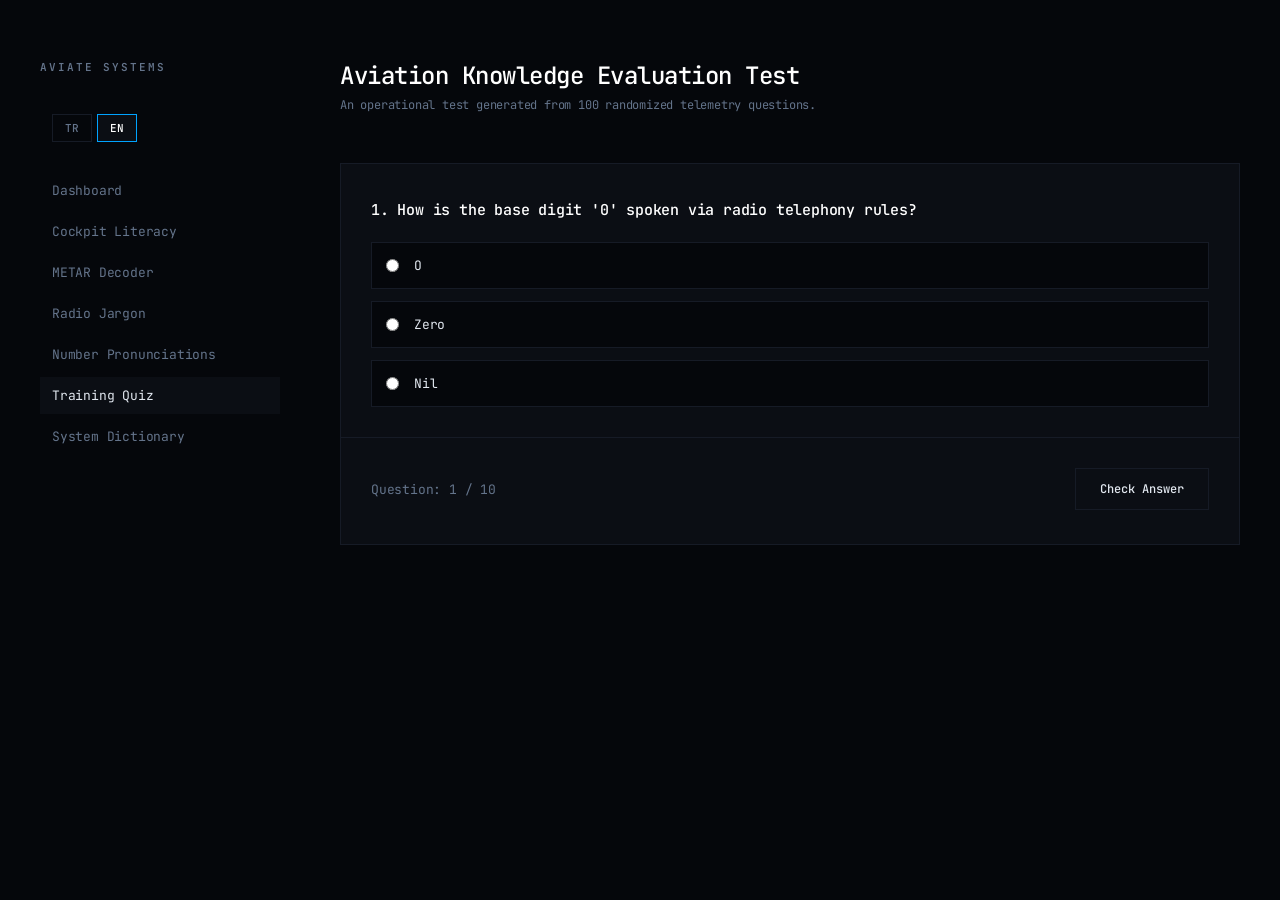
<file: quiz.html>
<!DOCTYPE html>
<html lang="en">
<head>
    <meta charset="UTF-8">
    <meta name="viewport" content="width=device-width, initial-scale=1.0">
    <title>Aviate // Training Quiz</title>
    <link rel="stylesheet" href="css/style.css">
    <style>
        .lang-switcher { display: flex; gap: 5px; margin-bottom: 30px; padding: 0 12px; }
        .btn-lang { background-color: transparent; border: 1px solid var(--border); color: var(--text-muted); padding: 6px 12px; font-family: inherit; font-size: 11px; cursor: pointer; transition: all 0.15s; font-weight: 500; }
        .btn-lang.active-lang { border-color: var(--accent); color: #FFF; background-color: var(--surface); }
        .quiz-container { background-color: var(--surface); border: 1px solid var(--border); padding: 4px 0; margin-top: 30px; }
        .question-box { padding: 30px; border-bottom: 1px solid var(--border); }
        .question-text { font-size: 15px; font-weight: 500; color: #FFF; margin-bottom: 20px; line-height: 1.6; }
        .options-group { display: flex; flex-direction: column; gap: 12px; }
        .option-label { background-color: var(--bg); border: 1px solid var(--border); padding: 14px; cursor: pointer; display: flex; align-items: center; gap: 15px; transition: border-color 0.15s, background-color 0.15s; }
        .option-label:hover { border-color: var(--border-focus); background-color: var(--surface-hover); }
        .option-label.correct-choice { border-color: #10B981 !important; color: #10B981 !important; background-color: rgba(16, 185, 129, 0.05); }
        .option-label.wrong-choice { border-color: #EF4444 !important; color: #EF4444 !important; background-color: rgba(239, 68, 68, 0.05); }
        .disabled-options { pointer-events: none; }
        .quiz-actions { padding: 30px; display: flex; justify-content: space-between; align-items: center; }
        .score-box { display: none; background-color: var(--surface); border: 1px solid var(--border); padding: 40px; margin-top: 30px; text-align: center; }
        .error-log-container { margin-top: 30px; border-top: 1px solid var(--border); padding-top: 30px; text-align: left; }
        .error-card { background-color: var(--bg); border-left: 3px solid #EF4444; padding: 20px; margin-bottom: 15px; }
        .error-q-text { font-weight: 500; color: #FFF; margin-bottom: 10px; }
        .error-details { font-size: 12px; display: flex; flex-direction: column; gap: 4px; }
        .your-ans { color: #EF4444; }
        .corr-ans { color: #10B981; }
    </style>
</head>
<body>

    <div class="grid-container">
        <nav class="panel-sidebar">
            <h2>Aviate Systems</h2>
            <div class="lang-switcher">
                <button class="btn-lang" onclick="setLanguage('tr')" id="btn-tr">TR</button>
                <button class="btn-lang active-lang" onclick="setLanguage('en')" id="btn-en">EN</button>
            </div>
            <ul>
                <li><a href="index.html" class="i18n" data-en="Dashboard" data-tr="Dashboard">Dashboard</a></li>
                <li><a href="cockpit.html" class="i18n" data-en="Cockpit Literacy" data-tr="Kokpit Okuryazarlığı">Cockpit Literacy</a></li>
                <li><a href="metar.html" class="i18n" data-en="METAR Decoder" data-tr="METAR Çözücü">METAR Decoder</a></li>
                <li><a href="radio.html" class="i18n" data-en="Radio Jargon" data-tr="Telsiz Jargonu">Radio Jargon</a></li>
                <li><a href="numbers.html" class="i18n" data-en="Number Pronunciations" data-tr="Sayı Telaffuzları">Number Pronunciations</a></li>
                <li><a href="quiz.html" class="active i18n" data-en="Training Quiz" data-tr="Eğitim Quizi">Training Quiz</a></li>
                <li><a href="dictionary.html" class="i18n" data-en="System Dictionary" data-tr="Sistem Sözlüğü">System Dictionary</a></li>
            </ul>
        </nav>

        <main class="panel-main">
            <h1 class="i18n" data-en="Aviation Knowledge Evaluation Test" data-tr="Havacılık Bilgisi Değerlendirme Testi">Aviation Knowledge Evaluation Test</h1>
            <p class="subtitle i18n" data-en="An operational test generated from 100 randomized telemetry questions." data-tr="100 soruluk telemetri havuzundan rastgele seçilen 10 soruluk değerlendirme sınavı.">An operational test generated from 100 randomized telemetry questions.</p>

            <div id="quiz-wrapper" class="quiz-container">
                <div id="question-area"></div>
                <div class="quiz-actions">
                    <span id="quiz-progress" style="color: var(--text-muted);">Question: 1 / 10</span>
                    <button class="btn-launch" id="btn-next" onclick="handleQuizAction()">Check Answer</button>
                </div>
            </div>

            <div id="result-wrapper" class="score-box">
                <h2 class="i18n" data-en="Evaluation Completed!" data-tr="Değerlendirme Tamamlandı!">Evaluation Completed!</h2>
                <div style="text-align: center;">
                    <p id="score-text" style="font-size: 16px; color: #FFF; margin-bottom: 20px;"></p>
                    <button class="btn-launch i18n" data-en="Restart Quiz (New Questions)" data-tr="Yeniden Başlat (Yeni Sorular)" onclick="startQuiz()">Restart Quiz</button>
                </div>
                <div id="error-log-section" class="error-log-container" style="display: none;">
                    <h3 style="color: #FFF; font-size: 14px; margin-bottom: 15px; font-weight: 500;" class="i18n" data-en="Error Analysis Report" data-tr="Hata Analiz Raporu">Error Analysis Report</h3>
                    <div id="error-cards-wrapper"></div>
                </div>
            </div>
        </main>
    </div>

    <script>
        // KESİNTİSİZ, SIKIŞTIRILMAMIŞ GERÇEK 100 SORULUK HAVUZ MATRIXI
        const bank = [
            // 1-10: PITOT-STATIC & INSTRUMENTS
            {
                en: { q: "Which instrument processes the difference between pitot dynamic pressure and static lines?", a: ["Altimeter", "Airspeed Indicator (ASI)", "Vertical Speed Indicator (VSI)"], c: 1 },
                tr: { q: "Pitot tüpü dinamik basıncı ile statik hat farkını hangi gösterge işler?", a: ["Altimetre", "Sürat Göstergesi (ASI)", "Dikey Sürat Göstergesi (VSI)"], c: 1 }
            },
            {
                en: { q: "What happens to the altimeter reading if the static ports become completely blocked during a climb?", a: ["It freezes at the altitude where the blockage occurred", "It continuously increases to maximum limits", "It immediately drops down to zero"], c: 0 },
                tr: { q: "Tırmanış esnasında statik delikler tamamen tıkanırsa altimetre göstergesi nasıl davranır?", a: ["Tıkanmanın gerçekleştiği irtifada sabit kalır", "Maksimum sınırlara doğru sürekli yükselir", "Anında sıfır değerine düşer"], c: 0 }
            },
            {
                en: { q: "Which flight instrument utilizes a calibrated restriction (leak) in its static pressure chamber?", a: ["Airspeed Indicator", "Altimeter", "Vertical Speed Indicator (VSI)"], c: 2 },
                tr: { q: "Hangi uçuş göstergesi, statik basınç hücresinde kalibre edilmiş bir sızıntı (kısıtlama) kullanır?", a: ["Sürat Göstergesi", "Altimetre", "Dikey Sürat Göstergesi (VSI)"], c: 2 }
            },
            {
                en: { q: "If only the pitot tube ram air entry is blocked while its drain hole remains open, the Airspeed Indicator will:", a: ["Drop to zero knots", "Freeze at current speed", "Act like an altimeter"], c: 0 },
                tr: { q: "Pitot tüpünün sadece ram hava girişi tıkanır fakat tahliye deliği açık kalırsa, Sürat Göstergesi:", a: ["Sıfır knota düşer", "Mevcut süratte kilitlenir", "Altimetre gibi davranır"], c: 0 }
            },
            {
                en: { q: "Barometric altimeters calculate the aircraft's dikey altitude above sea level based on what?", a: ["Dynamic impact air pressure", "Ambient static atmospheric pressure", "Satellite altitude synchronization"], c: 1 },
                tr: { q: "Barometrik altimetreler, uçağın deniz seviyesinden dikey yüksekliğini neye dayanarak hesaplar?", a: ["Dinamik darbeli hava basıncı", "Ortam statik atmosfer basıncı", "Uydu irtifa senkronizasyonu"], c: 1 }
            },
            {
                en: { q: "What unit of measurement is standard for the Vertical Speed Indicator (VSI) dial?", a: ["Knots per second", "Feet per minute (ft/min)", "Inches of mercury"], c: 1 },
                tr: { q: "Dikey Sürat Göstergesi (VSI) kadranı için standart ölçü birimi hangisidir?", a: ["Saniye başına knot", "Dakika başına feet (ft/min)", "Cıva inç değeri"], c: 1 }
            },
            {
                en: { q: "The instrument that requires connections to both the pitot tube and the static line is the:", a: ["Altimeter", "Vertical Speed Indicator", "Airspeed Indicator"], c: 2 },
                tr: { q: "Hem pitot tüpüne hem de statik hatta bağlantı gerektiren uçuş enstrümanı hangisidir?", a: ["Altimetre", "Dikey Sürat Göstergesi", "Sürat Göstergesi"], c: 2 }
            },
            {
                en: { q: "If the static ports are blocked, which instruments will display faulty or frozen data?", a: ["ASI, Altimeter, and VSI", "Only the Airspeed Indicator", "Only the Altimeter"], c: 0 },
                tr: { q: "Statik portlar tıkandığında hangi göstergeler hatalı veya donmuş veri gösterir?", a: ["ASI, Altimetre ve VSI", "Sadece Sürat Göstergesi", "Sadece Altimetre"], c: 0 }
            },
            {
                en: { q: "What does the Airspeed Indicator measure to track relative velocity?", a: ["Total atmospheric static pressure", "Impact pressure minus static pressure", "The rate of pressure change per minute"], c: 1 },
                tr: { q: "Sürat Göstergesi, relatif hızı takip etmek için tam olarak neyi ölçer?", a: ["Toplam atmosferik statik basıncı", "Dinamik basınç eksi statik basınç farkını", "Dakika başına basınç değişim oranını"], c: 1 }
            },
            {
                en: { q: "The component responsible for capturing the dynamic airflow compression is:", a: ["Static port", "Pitot tube", "Altimeter aneroid capsule"], c: 1 },
                tr: { q: "Dinamik hava akışı sıkışmasını yakalamaktan sorumlu bileşen hangisidir?", a: ["Statik port", "Pitot tüpü", "Altimetre aneroid kapsülü"], c: 1 }
            },

            // 11-20: METAR BASICS
            {
                en: { q: "What does the code 'CAVOK' mean in a METAR report?", a: ["Critical Adverse Visibility OK", "Ceiling and Visibility OK", "Clouds and Wind OK"], c: 1 },
                tr: { q: "METAR raporundaki 'CAVOK' kodu ne anlama gelir?", a: ["Kritik Tehlikeli Görüş Onaylandı", "Görüş ve Bulut Tavanı Uygun (OK)", "Bulutluluk ve Rüzgar Uygun"], c: 1 }
            },
            {
                en: { q: "In the METAR wind string '23018G25KT', what does the 'G' signify?", a: ["Geographic Heading", "Gusting winds", "Ground visibility tracker"], c: 1 },
                tr: { q: "METAR rüzgar dizesindeki '23018G25KT' ifadesinde 'G' neyi belirtir?", a: ["Coğrafi Yönü", "Hamleli rüzgarı (Gust)", "Yer görüş takipçisini"], c: 1 }
            },
            {
                en: { q: "What visibility value is indicated by the metric string '9999' in a METAR?", a: ["Exactly 9999 feet", "10 kilometers or more", "Airport visibility is unmeasured"], c: 1 },
                tr: { q: "METAR raporunda metrik '9999' ifadesi hangi görüş değerini belirtir?", a: ["Tam olarak 9999 feet", "10 kilometre veya daha fazla", "Görüş ölçülemedi"], c: 1 }
            },
            {
                en: { q: "What does the cloud token 'BKN020' indicate?", a: ["Broken clouds at 20,000 feet", "Broken clouds at 2,000 feet", "Few clouds at 200 feet"], c: 1 },
                tr: { q: "Bulut tescil kodundaki 'BKN020' ifadesi neyi gösterir?", a: ["20,000 feette çok bulutlu", "2,000 feette çok bulutlu (Broken)", "200 feette az bulutlu"], c: 1 }
            },
            {
                en: { q: "What does the cloud token 'FEW030' stand for?", a: ["Few clouds at 3,000 feet", "Few clouds at 30,000 feet", "Scattered clouds at 300 feet"], c: 0 },
                tr: { q: "'FEW030' bulut kodu neyi ifade eder?", a: ["3,000 feette az bulutlu", "30,000 feette az bulutlu", "300 feette parçalı bulutlu"], c: 0 }
            },
            {
                en: { q: "What cloud condition is described by the token 'OVC015'?", a: ["Overcast cloud layer at 150 feet", "Overcast cloud layer at 1,500 feet", "Scattered layer at 15,000 feet"], c: 1 },
                tr: { q: "'OVC015' kodu ile hangi bulut durumu tanımlanır?", a: ["150 feette kapalı bulut katmanı", "1,500 feette kapalı bulut katmanı (Overcast)", "15,000 feette parçalı katman"], c: 1 }
            },
            {
                en: { q: "The letter token used to report barometric altimeter QNH pressure settings in Europe is:", a: ["A", "P", "Q"], c: 2 },
                tr: { q: "Avrupa'da barometrik altimetre QNH basınç ayarını rapor etmek için kullanılan harf tescili hangisidir?", a: ["A", "P", "Q"], c: 2 }
            },
            {
                en: { q: "In US METAR reports, altimeter settings in inches of mercury start with which letter?", a: ["Q", "A", "I"], c: 1 },
                tr: { q: "ABD METAR raporlarında, cıva inç cinsinden altimetre ayarları hangi harfle başlar?", a: ["Q", "A", "I"], c: 1 }
            },
            {
                en: { q: "In a METAR, what does the numeric pairing '14/10' represent?", a: ["Wind direction and velocity", "Temperature and Dewpoint", "Barometric pressure fraction"], c: 1 },
                tr: { q: "METAR raporundaki '14/10' sayısal eşleşmesi neyi temsil eder?", a: ["Rüzgar yönü ve hızı", "Sıcaklık ve İşba Noktası (Dewpoint)", "Barometrik basınç kesrini"], c: 1 }
            },
            {
                en: { q: "What does the temperature entry 'M03' signify in weather telemetry?", a: ["Measurement Failure", "Minus 3 degrees Celsius", "Maximum 3 degrees Celsius"], c: 1 },
                tr: { q: "Hava durumu telemetrisindeki 'M03' sıcaklık girişi ne anlama gelir?", a: ["Ölçüm Hatası", "Eksi 3 derece Celsius (-3°C)", "Maksimum 3 derece Celsius"], c: 1 }
            },

            // 21-30: METAR WEATHER PHENOMENA
            {
                en: { q: "Which weather phenomenon is indicated by the METAR abbreviation 'FG'?", a: ["Frost", "Fog", "Flurries"], c: 1 },
                tr: { q: "METAR raporundaki 'FG' kısaltması hangi hava olayını gösterir?", a: ["Don", "Sis (Fog)", "Hafif Kar Sağanağı"], c: 1 }
            },
            {
                en: { q: "What weather condition does the token 'BR' represent?", a: ["Mist", "Blowing Rain", "Brave Storm"], c: 0 },
                tr: { q: "'BR' tescil kodu hangi hava durumunu temsil eder?", a: ["Puslu (Mist)", "Rüzgarlı Yağmur", "Kuvvetli Fırtına"], c: 0 }
            },
            {
                en: { q: "What severe convective weather condition does 'TS' stand for?", a: ["Tropical Shower", "Thunderstorm", "Torrential Sleet"], c: 1 },
                tr: { q: "'TS' kısaltması hangi şiddetli hava olayını ifade eder?", a: ["Tropikal Sağanak", "Gökgürültülü Fırtına (Thunderstorm)", "Şiddetli Sulu Kar"], c: 1 }
            },
            {
                en: { q: "What type of precipitation is designated by the abbreviation 'RA'?", a: ["Rain", "Radar Alert", "Radiation Fog"], c: 0 },
                tr: { q: "'RA' kısaltması ile hangi yağış türü belirtilir?", a: ["Yağmurlu (Rain)", "Radar Uyarısı", "Radyasyon Sisi"], c: 0 }
            },
            {
                en: { q: "What does the weather indicator '+RA' mean?", a: ["Light Rain", "Heavy Rain", "Rain Beginning"], c: 1 },
                tr: { q: "Hava durumu göstergesindeki '+RA' ne anlama gelir?", a: ["Hafif Yağmurlu", "Şiddetli Yağmurlu (+Rain)", "Yağmur Başlangıcı"], c: 1 }
            },
            {
                en: { q: "What does the weather indicator '-SN' mean?", a: ["Heavy Snow", "Light Snow", "Snow Blowing"], c: 1 },
                tr: { q: "Hava durumu göstergesindeki '-SN' ne anlama gelir?", a: ["Şiddetli Karlı", "Hafif Karlı (-Snow)", "Savrulan Kar"], c: 1 }
            },
            {
                en: { q: "In the timestamp '251230Z', what do the first two digits '25' specify?", a: ["The active year", "The day of the month", "The current hour"], c: 1 },
                tr: { q: "'251230Z' zaman damgasındaki ilk iki hane olan '25' neyi belirtir?", a: ["Aktif yılı", "Ayın gününü", "Mevcut saati"], c: 1 }
            },
            {
                en: { q: "What does the METAR abbreviation 'SHRA' mean?", a: ["Shallow Rain", "Rain Showers", "Severe Hail Alert"], c: 1 },
                tr: { q: "METAR kısaltması olan 'SHRA' ne anlama gelir?", a: ["Sığ Yağmur", "Yağmur Sağanağı (Rain Showers)", "Şiddetli Dolu Uyarısı"], c: 1 }
            },
            {
                en: { q: "What code parameter represents an infinite visibility tracking reference?", a: ["9999", "CAVOK", "CLR"], c: 0 },
                tr: { q: "Hangi kod parametresi 10 KM veya üzeri görüş referansını temsil eder?", a: ["9999", "CAVOK", "CLR"], c: 0 }
            },
            {
                en: { q: "What weather phenomenon is indicated by the abbreviation 'HZ'?", a: ["Hail", "Haze", "Heavy Blizzard"], c: 1 },
                tr: { q: "'HZ' kısaltması hangi meteorolojik olayı ifade eder?", a: ["Dolu", "Kuru Pus (Haze)", "Şiddetli Kar Fırtınası"], c: 1 }
            },

            // 31-40: METAR ADVANCED & TIME
            {
                en: { q: "What does 'DZ' specify in a METAR report?", a: ["Drizzle", "Danger Zone", "Dust Storm"], c: 0 },
                tr: { q: "METAR raporundaki 'DZ' kodu neyi belirtir?", a: ["Çiseleyen Yağmur (Drizzle)", "Tehlikeli Bölge", "Toz Fırtınası"], c: 0 }
            },
            {
                en: { q: "The 'Z' (Zulu) letter suffix in aviation timelines represents:", a: ["Local Zone Time", "Coordinated Universal Time (UTC)", "Zero Error Calibration"], c: 1 },
                tr: { q: "Havacılık zaman çizelgelerindeki 'Z' (Zulu) harf uzantısı neyi temsil eder?", a: ["Yerel Saat Dilimini", "Koordinatlı Evrensel Zamanı (UTC)", "Sıfır Hata Kalibrasyonunu"], c: 1 }
            },
            {
                en: { q: "What is the meaning of 'VRB02KT' in a METAR?", a: ["Very Rough Blizzard", "Variable wind direction at 2 knots", "Visibility restricted below 2 miles"], c: 1 },
                tr: { q: "METAR'daki 'VRB02KT' ifadesinin anlamı nedir?", a: ["Çok Şiddetli Tipi", "Değişken yönlerden 2 Knot rüzgar", "Görüşün 2 milin altına inmesi"], c: 1 }
            },
            {
                en: { q: "What does the token 'VV002' indicate in adverse tracking conditions?", a: ["Vertical Visibility of 200 feet", "Horizontal Visibility of 2 miles", "Wind velocity of 20 knots"], c: 0 },
                tr: { q: "Zorlu meteorolojik şartlardaki 'VV002' ifadesi neyi gösterir?", a: ["200 feet dikey görüş (Vertical Visibility)", "2 mil yatay görüş mesafesi", "20 knot rüzgar hızı"], c: 0 }
            },
            {
                en: { q: "What tracking code identifies a completely cloudless sky condition?", a: ["BKN", "SKC / CLR", "OVC"], c: 1 },
                tr: { q: "Hangi takip kodu tamamen bulutsuz bir gökyüzü durumunu tanımlar?", a: ["BKN", "SKC / CLR", "OVC"], c: 1 }
            },
            {
                en: { q: "What does the wind direction entry '140V220' mean?", a: ["Wind speed fluctuates between 140 and 220 knots", "Wind direction varies between 140° and 220°", "Vertical wind sheer gradient"], c: 1 },
                tr: { q: "Rüzgar yönü girişindeki '140V220' ne anlama gelir?", a: ["Rüzgar hızı 140 ile 220 knot arasında değişiyor", "Rüzgar yönü 140° ile 220° arasında yön değiştiriyor", "Dikey rüzgar kırılması"], c: 1 }
            },
            {
                en: { q: "METAR weather telemetry bulletins are routinely issued every:", a: ["24 hours", "Hour or half-hour intervals", "7 days"], c: 1 },
                tr: { q: "METAR hava durumu bültenleri rutin olarak hangi periyotlarla yayınlanır?", a: ["24 saatte bir", "Saatlik veya yarım saatlik aralıklarla", "7 günde bir"], c: 1 }
            },
            {
                en: { q: "What does the parameter prefix 'M' stand for in sub-zero temp outputs?", a: ["Minus / Below Zero", "Missing Data", "Maximum Limit"], c: 0 },
                tr: { q: "Sıfırın altındaki sıcaklık çıktılarında kullanılan 'M' parametre öneki neyi ifade eder?", a: ["Eksi / Sıfırın Altında (Minus)", "Kayıp Veri", "Maksimum Sınır"], c: 0 }
            },
            {
                en: { q: "If you see 'VCTS' in a METAR terminal loop, it specifies:", a: ["Violent Cold Torrential Storm", "Thunderstorms in the vicinity", "Vertical Cloud Tracking System"], c: 1 },
                tr: { q: "METAR terminal döngüsünde 'VCTS' görürseniz, bu neyi belirtir?", a: ["Şiddetli Soğuk Fırtına", "Meydan civarında gökgürültülü fırtına (Vicinity TS)", "Dikey Bulut Takip Sistemi"], c: 1 }
            },
            {
                en: { q: "What does the code token 'SQ' indicate?", a: ["Squall lines", "Sequence Error", "Sky Clear Tracker"], c: 0 },
                tr: { q: "METAR kodlarındaki 'SQ' parametresi neyi gösterir?", a: ["Aniden çıkan şiddetli rüzgar sağanağını (Squall)", "Sıralama Hatasını", "Açık Gökyüzü Takipçisini"], c: 0 }
            },

            // 41-50: RADIO communication FRAZEOLOGY
            {
                en: { q: "What is the correct operational expansion meaning of the phrase 'WILCO'?", a: ["Will Comply", "Wireless Control", "Wind Condition Checked"], c: 0 },
                tr: { q: "'WILCO' telsiz kelimesinin doğru operasyonel açılımı ve anlamı nedir?", a: ["Anlaşıldı, talimat harfiyen uygulanacak (Will Comply)", "Kablosuz Kontrol Paneli", "Rüzgar Şartları Kontrol Edildi"], c: 0 }
            },
            {
                en: { q: "What does the standard radio phrase 'ROGER' mean?", a: ["I will fully execute your order", "I have received and copied your transmission", "I am abandoning the runway"], c: 1 },
                tr: { q: "Standart telsiz terimi olan 'ROGER' ne anlama gelir?", a: ["Emrinizi harfiyen yerine getireceğim", "Mesajınızı sorunsuz şekilde aldım ve kopyaladım", "Pisti terk ediyorum"], c: 1 }
            },
            {
                en: { q: "What does the ATC instruction 'LINE UP & WAIT' tell the pilot?", a: ["Take off immediately", "Enter the runway and hold in position", "Taxi back to terminal"], c: 1 },
                tr: { q: "ATC tarafından verilen 'LINE UP & WAIT' talimatı pilota ne yapmasını söyler?", a: ["Derhal kalkış yapmasını", "Piste girip kalkış pozisyonunda beklemesini", "Terminale geri taksi yapmasını"], c: 1 }
            },
            {
                en: { q: "Which word signifies absolute official authorization for a takeoff or landing sequence?", a: ["Approved", "Cleared", "Ready"], c: 1 },
                tr: { q: "Kalkış veya iniş dizilimi için mutlak resmi onayı hangi kelime tanımlar?", a: ["Approved", "Cleared", "Ready"], c: 1 }
            },
            {
                en: { q: "What does the phrase 'HOLD' or 'HOLDING' mean over live channels?", a: ["Maintain current parameters/position", "Accelerate immediately", "Land at the nearest field"], c: 0 },
                tr: { q: "Canlı frekanstaki 'HOLD' veya 'HOLDING' kelimesi ne anlama gelir?", a: ["Mevcut parametreleri / pozisyonu koruyun", "Derhal hızlanın", "En yakın meydana iniş yapın"], c: 0 }
            },
            {
                en: { q: "If a radio call is garbled or unreadable, what phrase should you pass?", a: ["Repeat that", "Say again", "What did you say"], c: 1 },
                tr: { q: "Telsiz çağrısı anlaşılmaz veya hışırtılı olduğunda kuleye hangi kalıbı geçmelisiniz?", a: ["Repeat that", "Say again", "What did you say"], c: 1 }
            },
            {
                en: { q: "What word announces that a critical directive cannot be safety executed?", a: ["Unable", "Negative", "Cancel"], c: 0 },
                tr: { q: "Verilen kritik bir direktifin emniyetle uygulanamayacağını hangi kelime ilan eder?", a: ["Unable", "Negative", "Cancel"], c: 0 }
            },
            {
                en: { q: "What is the absolute emergency signal for immediate life-threatening situations?", a: ["PAN PAN", "BREAK BREAK", "MAYDAY"], c: 2 },
                tr: { q: "Hayati tehlike arz eden mutlak acil durumlarda geçilen çağrı sinyali hangisidir?", a: ["PAN PAN", "BREAK BREAK", "MAYDAY"], c: 2 }
            },
            {
                en: { q: "What signal indicates an urgent condition concerning safety that is not a life threat yet?", a: ["MAYDAY", "PAN PAN", "SECURITE"], c: 1 },
                tr: { q: "Hayati tehlike içermeyen ama emniyetle ilgili aciliyet belirten çağrı kalıbı hangisidir?", a: ["MAYDAY", "PAN PAN", "SECURITE"], c: 1 }
            },
            {
                en: { q: "What is the official international language protocol for aviation radio comms?", a: ["French", "English", "Spanish"], c: 1 },
                tr: { q: "Havacılık telsiz haberleşmesi için resmi uluslararası dil protokolü hangisidir?", a: ["Fransızca", "İngilizce", "İspanyolca"], c: 1 }
            },

            // 51-60: ADVANCED COMM & TRANSPONDER
            {
                en: { q: "How should a pilot transmit their tail registration identity code?", a: ["Using regular speech words", "Letter by letter via NATO Phonetic Alphabet", "Only transmitting numbers"], c: 1 },
                tr: { q: "Bir pilot uçağın kuyruk tescil kimlik kodunu telsizde nasıl iletmelidir?", a: ["Normal konuşma kelimeleriyle", "NATO Fonetik Alfabesi ile harf harf", "Sadece sayıları okuyarak"], c: 1 }
            },
            {
                en: { q: "What does the radio word 'BLOCKED' mean in a live monitoring sequence?", a: ["The gear is locked down", "Two stations transmitted simultaneously, jamming the frequency", "The runway is closed"], c: 1 },
                tr: { q: "Canlı takip döngüsündeki 'BLOCKED' telsiz kelimesi ne anlama gelir?", a: ["İniş takımları kilitlendi", "İki istasyon aynı anda mandala basıp frekansı kesti", "Pist trafiğe kapatıldı"], c: 1 }
            },
            {
                en: { q: "What is the phrase 'BREAK' used for by air traffic controllers?", a: ["To take an operational rest", "To separate emergency messages across multiple aircraft", "To log off from the sector"], c: 1 },
                tr: { q: "Hava trafik kontrolörleri 'BREAK' kelimesini niçin kullanırlar?", a: ["Operasyonel mola vermek için", "Ayrı uçaklar arasındaki mesaj akışını / acil geçişleri bölmek için", "Sektörden çıkış yapmak için"], c: 1 }
            },
            {
                en: { q: "How are airport taxiways designated by controllers via radio?", a: ["Using color labels", "Phonetic alphabet tokens (Alpha, Bravo, etc.)", "Numeric sequence metrics"], c: 1 },
                tr: { q: "Havalimanı taksi yolları kule tarafından telsizde nasıl adlandırılır?", a: ["Renk etiketleriyle", "Fonetik alfabe kelimeleriyle (Alpha, Bravo vb.)", "Sayısal dizilim ölçüleriyle"], c: 1 }
            },
            {
                en: { q: "Transponder code digits (Squawk) must always be read:", a: ["In combined hundreds or thousands", "Individually digit by digit", "Only the first two markers"], c: 1 },
                tr: { q: "Transponder cihazındaki squawk kodlarının basamakları kural olarak nasıl okunmalıdır?", a: ["Yüzlük veya binlik birleşik gruplarla", "Tek tek, basamak basamak", "Sadece ilk iki hanesi"], c: 1 }
            },
            {
                en: { q: "What phrase instructs a pilot to stop before entering an active runway matrix?", a: ["Hold Short", "Line Up and Wait", "Cleared taxi to gate"], c: 0 },
                tr: { q: "Bir pilotun aktif pist hattına girmeden hemen önce durmasını emreden kalıp hangisidir?", a: ["Hold Short", "Line Up and Wait", "Cleared taxi to gate"], c: 0 }
            },
            {
                en: { q: "What does 'STANDBY' tell the cockpit crew?", a: ["Land immediately", "Wait, I will call you back shortly", "Maintain maximum airspeed"], c: 1 },
                tr: { q: "'STANDBY' komutu kokpit ekibine neyi bildirir?", a: ["Derhal iniş yapmasını", "Beklemede kalın, kısa süre içinde size döneceğim", "Maksimum sürati korumasını"], c: 1 }
            },
            {
                en: { q: "What does 'READ BACK' request from a pilot?", a: ["Check your logs", "Repeat my exact instructions back to me", "Look at your rear display"], c: 1 },
                tr: { q: "Pilotlardan istenen 'READ BACK' talebi neyi ifade eder?", a: ["Log kayıtlarını kontrol etmeyi", "Verilen talimatları kuleye kelimesi kelimesine tekrar okumayı", "Arka ekranı incelemeyi"], c: 1 }
            },
            {
                en: { q: "What does 'CORRECTION' mean during an ATC audio stream?", a: ["An error was made in transmission, here is the correct data", "The autopilot track is wrong", "Mechanical failure logged"], c: 0 },
                tr: { q: "Telsiz konuşmasındaki 'CORRECTION' kelimesi ne anlama gelir?", a: ["Konuşmada hata yapıldı, doğrusunu aktarıyorum", "Otopilot rotası hatalı", "Mekanik arıza kaydedildi"], c: 0 }
            },
            {
                en: { q: "What does 'AFFIRM' mean over standard channel tracking?", a: ["No", "Yes / Correct", "Cancel assignment"], c: 1 },
                tr: { q: "Standart kanal takibindeki 'AFFIRM' kelimesi ne anlama gelir?", a: ["Hayır", "Evet / Doğru (Yes)", "Görevi iptal et"], c: 1 }
            },

            // 61-70: PHONETIC ALPHABET A-J
            {
                en: { q: "What is the NATO Phonetic representation for the letter 'A'?", a: ["Apple", "Alpha", "Anton"], c: 1 },
                tr: { q: "NATO Fonetik Alfabesinde 'A' harfinin karşılığı hangisidir?", a: ["Apple", "Alpha", "Anton"], c: 1 }
            },
            {
                en: { q: "What is the NATO Phonetic representation for the letter 'B'?", a: ["Boston", "Baker", "Bravo"], c: 2 },
                tr: { q: "NATO Fonetik Alfabesinde 'B' harfinin karşılığı hangisidir?", a: ["Boston", "Baker", "Bravo"], c: 2 }
            },
            {
                en: { q: "What is the NATO Phonetic representation for the letter 'C'?", a: ["Charlie", "Coco", "Canada"], c: 0 },
                tr: { q: "NATO Fonetik Alfabesinde 'C' harfinin karşılığı hangisidir?", a: ["Charlie", "Coco", "Canada"], c: 0 }
            },
            {
                en: { q: "What is the NATO Phonetic representation for the letter 'D'?", a: ["Doctor", "Delta", "Denmark"], c: 1 },
                tr: { q: "NATO Fonetik Alfabesinde 'D' harfinin karşılığı hangisidir?", a: ["Doctor", "Delta", "Denmark"], c: 1 }
            },
            {
                en: { q: "What is the NATO Phonetic representation for the letter 'E'?", a: ["Echo", "Eagle", "Euro"], c: 0 },
                tr: { q: "NATO Fonetik Alfabesinde 'E' harfinin karşılığı hangisidir?", a: ["Echo", "Eagle", "Euro"], c: 0 }
            },
            {
                en: { q: "What is the NATO Phonetic representation for the letter 'F'?", a: ["Fox", "France", "Foxtrot"], c: 2 },
                tr: { q: "NATO Fonetik Alfabesinde 'F' harfinin karşılığı hangisidir?", a: ["Fox", "France", "Foxtrot"], c: 2 }
            },
            {
                en: { q: "What is the NATO Phonetic representation for the letter 'G'?", a: ["Germany", "Golf", "George"], c: 1 },
                tr: { q: "NATO Fonetik Alfabesinde 'G' harfinin karşılığı hangisidir?", a: ["Germany", "Golf", "George"], c: 1 }
            },
            {
                en: { q: "What is the NATO Phonetic representation for the letter 'H'?", a: ["Hotel", "Henry", "Home"], c: 0 },
                tr: { q: "NATO Fonetik Alfabesinde 'H' harfinin karşılığı hangisidir?", a: ["Hotel", "Henry", "Home"], c: 0 }
            },
            {
                en: { q: "What is the NATO Phonetic representation for the letter 'I'?", a: ["Italy", "Ice", "India"], c: 2 },
                tr: { q: "NATO Fonetik Alfabesinde 'I' harfinin karşılığı hangisidir?", a: ["Italy", "Ice", "India"], c: 2 }
            },
            {
                en: { q: "What is the NATO Phonetic representation for the letter 'J'?", a: ["John", "Juliett", "Japan"], c: 1 },
                tr: { q: "NATO Fonetik Alfabesinde 'J' harfinin karşılığı hangisidir?", a: ["John", "Juliett", "Japan"], c: 1 }
            },

            // 71-80: PHONETIC ALPHABET K-T
            {
                en: { q: "What is the NATO Phonetic representation for the letter 'K'?", a: ["King", "Kilo", "Kentucky"], c: 1 },
                tr: { q: "NATO Fonetik Alfabesinde 'K' harfinin karşılığı hangisidir?", a: ["King", "Kilo", "Kentucky"], c: 1 }
            },
            {
                en: { q: "What is the NATO Phonetic representation for the letter 'L'?", a: ["London", "Lima", "Lemon"], c: 1 },
                tr: { q: "NATO Fonetik Alfabesinde 'L' harfinin karşılığı hangisidir?", a: ["London", "Lima", "Lemon"], c: 1 }
            },
            {
                en: { q: "What is the NATO Phonetic representation for the letter 'M'?", a: ["Mexico", "Mother", "Mike"], c: 2 },
                tr: { q: "NATO Fonetik Alfabesinde 'M' harfinin karşılığı hangisidir?", a: ["Mexico", "Mother", "Mike"], c: 2 }
            },
            {
                en: { q: "What is the NATO Phonetic representation for the letter 'N'?", a: ["New York", "November", "Nancy"], c: 1 },
                tr: { q: "NATO Fonetik Alfabesinde 'N' harfinin karşılığı hangisidir?", a: ["New York", "November", "Nancy"], c: 1 }
            },
            {
                en: { q: "What is the NATO Phonetic representation for the letter 'O'?", a: ["Oscar", "Ocean", "Orange"], c: 0 },
                tr: { q: "NATO Fonetik Alfabesinde 'O' harfinin karşılığı hangisidir?", a: ["Oscar", "Ocean", "Orange"], c: 0 }
            },
            {
                en: { q: "What is the NATO Phonetic representation for the letter 'P'?", a: ["Peter", "Paris", "Papa"], c: 2 },
                tr: { q: "NATO Fonetik Alfabesinde 'P' harfinin karşılığı hangisidir?", a: ["Peter", "Paris", "Papa"], c: 2 }
            },
            {
                en: { q: "What is the NATO Phonetic representation for the letter 'Q'?", a: ["Queen", "Quebec", "Qatar"], c: 1 },
                tr: { q: "NATO Fonetik Alfabesinde 'Q' harfinin karşılığı hangisidir?", a: ["Queen", "Quebec", "Qatar"], c: 1 }
            },
            {
                en: { q: "What is the NATO Phonetic representation for the letter 'R'?", a: ["Radio", "Romeo", "Robert"], c: 1 },
                tr: { q: "NATO Fonetik Alfabesinde 'R' harfinin karşılığı hangisidir?", a: ["Radio", "Romeo", "Robert"], c: 1 }
            },
            {
                en: { q: "What is the NATO Phonetic representation for the letter 'S'?", a: ["Sugar", "Sierra", "Spain"], c: 1 },
                tr: { q: "NATO Fonetik Alfabesinde 'S' harfinin karşılığı hangisidir?", a: ["Sugar", "Sierra", "Spain"], c: 1 }
            },
            {
                en: { q: "What is the NATO Phonetic representation for the letter 'T'?", a: ["Tommy", "Texas", "Tango"], c: 2 },
                tr: { q: "NATO Fonetik Alfabesinde 'T' harfinin karşılığı hangisidir?", a: ["Tommy", "Texas", "Tango"], c: 2 }
            },

            // 81-90: PHONETIC ALPHABET U-Z & BASIC NUMBERS
            {
                en: { q: "What is the NATO Phonetic representation for the letter 'U'?", a: ["Uniform", "Union", "Uncle"], c: 0 },
                tr: { q: "NATO Fonetik Alfabesinde 'U' harfinin karşılığı hangisidir?", a: ["Uniform", "Union", "Uncle"], c: 0 }
            },
            {
                en: { q: "What is the NATO Phonetic representation for the letter 'V'?", a: ["Victor", "Video", "Venice"], c: 0 },
                tr: { q: "NATO Fonetik Alfabesinde 'V' harfinin karşılığı hangisidir?", a: ["Victor", "Video", "Venice"], c: 0 }
            },
            {
                en: { q: "What is the NATO Phonetic representation for the letter 'W'?", a: ["Washington", "Whiskey", "Water"], c: 1 },
                tr: { q: "NATO Fonetik Alfabesinde 'W' harfinin karşılığı hangisidir?", a: ["Washington", "Whiskey", "Water"], c: 1 }
            },
            {
                en: { q: "What is the NATO Phonetic representation for the letter 'X'?", a: ["Xerox", "X-ray", "Xenon"], c: 1 },
                tr: { q: "NATO Fonetik Alfabesinde 'X' harfinin karşılığı hangisidir?", a: ["Xerox", "X-ray", "Xenon"], c: 1 }
            },
            {
                en: { q: "What is the NATO Phonetic representation for the letter 'Y'?", a: ["Yellow", "Yankee", "Yokohama"], c: 1 },
                tr: { q: "NATO Fonetik Alfabesinde 'Y' harfinin karşılığı hangisidir?", a: ["Yellow", "Yankee", "Yokohama"], c: 1 }
            },
            {
                en: { q: "What is the NATO Phonetic representation for the letter 'Z'?", a: ["Zebra", "Zulu", "Zurich"], c: 1 },
                tr: { q: "NATO Fonetik Alfabesinde 'Z' harfinin karşılığı hangisidir?", a: ["Zebra", "Zulu", "Zurich"], c: 1 }
            },
            {
                en: { q: "How is the base digit '4' spoken via radio telephony rules?", a: ["Four", "Fow-er", "Fo-ri"], c: 1 },
                tr: { q: "Standart telsiz konuşma kurallarına göre '4' sayısı nasıl telaffuz edilir?", a: ["Four", "Fow-er", "Fo-ri"], c: 1 }
            },
            {
                en: { q: "How is the base digit '5' spoken via radio telephony rules?", a: ["Five", "Faiv", "Fife"], c: 2 },
                tr: { q: "Standart telsiz konuşma kurallarına göre '5' sayısı nasıl telaffuz edilir?", a: ["Five", "Faiv", "Fife"], c: 2 }
            },
            {
                en: { q: "How is the base digit '0' spoken via radio telephony rules?", a: ["O", "Zero", "Nil"], c: 1 },
                tr: { q: "Standart telsiz konuşma kurallarına göre '0' sayısı nasıl telaffuz edilir?", a: ["O", "Zero", "Nil"], c: 1 }
            },
            {
                en: { q: "How is the base digit '7' spoken via radio telephony rules?", a: ["Seven", "Sev-en", "Siven"], c: 1 },
                tr: { q: "Standart telsiz konuşma kurallarına göre '7' sayısı nasıl telaffuz edilir?", a: ["Seven", "Sev-en", "Siven"], c: 1 }
            },

            // 91-100: PILOT PHRASEOLOGY COMBINATIONS
            {
                en: { q: "What Flight Level code defines an altitude tracking marker of 23,000 feet?", a: ["FL230", "FL23", "ALT230"], c: 0 },
                tr: { q: "23,000 feetlik bir irtifa basamağını hangi Uçuş Seviyesi (Flight Level) kodu tanımlar?", a: ["FL230", "FL23", "ALT230"], c: 0 }
            },
            {
                en: { q: "An ATC operator transmits 'Runway 09'. How will this be spoken aloud?", a: ["Runway Nine", "Runway Zero Niner", "Runway Oh Nine"], c: 1 },
                tr: { q: "Kule 'Runway 09' dediğinde bu pusula tescili telsizde nasıl seslendirilir?", a: ["Runway Nine", "Runway Zero Niner", "Runway Oh Nine"], c: 1 }
            },
            {
                en: { q: "How is a base digit '2' spoken under standard radio rules?", a: ["Two", "Too", "Tu"], c: 1 },
                tr: { q: "Standart radyo kuralları altında '2' sayısı nasıl telaffuz edilir?", a: ["Two", "Too", "Tu"], c: 1 }
            },
            {
                en: { q: "How is a base digit '8' spoken under standard radio rules?", a: ["Eight", "Ait", "Eyt"], c: 1 },
                tr: { q: "Standart radyo kuralları altında '8' sayısı nasıl telaffuz edilir?", a: ["Eight", "Ait", "Eyt"], c: 1 }
            },
            {
                en: { q: "What does 'SQUAWK IDENT' ask the cockpit to do?", a: ["Change your transmission frequency", "Press the IDENT button on the transponder to pulse your radar target", "Declare an immediate mechanical issue"], c: 1 },
                tr: { q: "Kulenin 'SQUAWK IDENT' talebi kokpitten ne yapmasını ister?", a: ["Haberleşme frekansını değiştirmesini", "Transponder üzerindeki IDENT butonuna basarak radar ekranında parlamasını", "Derhal mekanik arıza bildirmesini"], c: 1 }
            },
            {
                en: { q: "What does 'NEGATIV' mean over live channels?", a: ["Permission denied / That is incorrect", "I am diving immediately", "Radio failure logged"], c: 0 },
                tr: { q: "Canlı kanallardaki 'NEGATIVE' kelimesi ne anlama gelir?", a: ["Onaylanmadı / Bu bilgi hatalı (Negative)", "Derhal alçalma yapıyorum", "Telsiz arızası kaydedildi"], c: 0 }
            },
            {
                en: { q: "How is 13,000 feet correctly spoken under ICAO radio rules?", a: ["Thirteen thousand", "Wun Tree Tou-sand", "Thirteen Tou-sand"], c: 1 },
                tr: { q: "13,000 feetlik bir yükseklik ICAO radyo kurallarına göre nasıl söylenir?", a: ["Thirteen thousand", "Wun Tree Tou-sand", "Thirteen Tou-sand"], c: 1 }
            },
            {
                en: { q: "How is 25,000 feet correctly spoken under ICAO radio rules?", a: ["Twenty five thousand", "Too Fife Tou-sand", "Too Five Zero Zero"], c: 1 },
                tr: { q: "25,000 feetlik bir yükseklik ICAO radyo kurallarına göre nasıl söylenir?", a: ["Twenty five thousand", "Too Fife Tou-sand", "Too Five Zero Zero"], c: 1 }
            },
            {
                en: { q: "How is 5,500 feet correctly spoken under ICAO radio rules?", a: ["Five thousand five hundred", "Fife Tou-sand Fife Hun-dred", "Fifty five hundred"], c: 1 },
                tr: { q: "5,500 feetlik bir yükseklik ICAO radyo kurallarına göre nasıl söylenir?", a: ["Five thousand five hundred", "Fife Tou-sand Fife Hun-dred", "Fifty five hundred"], c: 1 }
            },
            {
                en: { q: "What does 'GO AROUND' instruct the pilot to do?", a: ["Taxi around the apron area", "Abort the landing sequence, climb, and execute a missed approach", "Turn the aircraft 360 degrees immediately"], c: 1 },
                tr: { q: "Kulenin 'GO AROUND' talimatı pilota ne yapmasını emreder?", a: ["Apron etrafında taksi yapmasını", "İniş dizilimini iptal edip, tırmanışa geçerek pas geçmesini", "Uçağı anında 360 derece döndürmesini"], c: 1 }
            }
        ];

        let currentLang = 'en';
        let currentIdx = 0;
        let score = 0;
        let isChecked = false;
        let activeQuestions = [];
        let wrongQuestionsLog = [];

        function setLanguage(lang) {
            currentLang = lang;
            document.getElementById("btn-tr").classList.remove("active-lang");
            document.getElementById("btn-en").classList.remove("active-lang");
            document.getElementById("btn-" + lang).classList.add("active-lang");
            
            const elements = document.querySelectorAll('.i18n');
            elements.forEach(el => {
                const translation = el.getAttribute('data-' + lang);
                if (translation) el.innerText = translation;
            });
            
            if(activeQuestions.length > 0) renderQuestion();
        }

        // GERÇEK RANDOM 10 SEÇİM VE SHUFFLE ALGORİTMASI
        function startQuiz() {
            score = 0;
            currentIdx = 0;
            isChecked = false;
            wrongQuestionsLog = [];
            
            // Fisher-Yates Karıştırma Algoritması ile 100 soruyu darmadağın et
            let shuffled = [...bank];
            for (let i = shuffled.length - 1; i > 0; i--) {
                const j = Math.floor(Math.random() * (i + 1));
                [shuffled[i], shuffled[j]] = [shuffled[j], shuffled[i]];
            }
            
            // Karıştırılmış havuzdan TAM 10 SORU kesip al
            activeQuestions = shuffled.slice(0, 10);
            
            document.getElementById("result-wrapper").style.display = "none";
            document.getElementById("error-log-section").style.display = "none";
            document.getElementById("quiz-wrapper").style.display = "block";
            renderQuestion();
        }

        function renderQuestion() {
            isChecked = false;
            const data = activeQuestions[currentIdx][currentLang];
            
            document.getElementById("quiz-progress").innerText = currentLang === 'en' ? 
                `Question: ${currentIdx + 1} / 10` : `Soru: ${currentIdx + 1} / 10`;
            
            document.getElementById("btn-next").innerText = currentLang === 'en' ? "Check Answer" : "Cevabı Kontrol Et";
            
            let html = `
                <div class="question-box">
                    <div class="question-text">${currentIdx + 1}. ${data.q}</div>
                    <div class="options-group" id="options-block">
            `;
            
            data.a.forEach((opt, idx) => {
                html += `
                    <label class="option-label" id="lbl-${idx}">
                        <input type="radio" name="opt" value="${idx}">
                        <span>${opt}</span>
                    </label>
                `;
            });
            
            html += `</div></div>`;
            document.getElementById("question-area").innerHTML = html;
        }

        function handleQuizAction() {
            if(!isChecked) {
                const selected = document.querySelector('input[name="opt"]:checked');
                if(!selected) {
                    return alert(currentLang === 'en' ? "Please select an option!" : "Lütfen bir şık seçin!");
                }
                
                const correct = activeQuestions[currentIdx][currentLang].c;
                const selVal = parseInt(selected.value);
                
                document.getElementById("options-block").classList.add("disabled-options");
                
                if(selVal === correct) {
                    document.getElementById(`lbl-${selVal}`).classList.add("correct-choice");
                    score++;
                } else {
                    document.getElementById(`lbl-${selVal}`).classList.add("wrong-choice");
                    document.getElementById(`lbl-${correct}`).classList.add("correct-choice");
                    
                    wrongQuestionsLog.push({
                        question: activeQuestions[currentIdx][currentLang].q,
                        yourAnswer: activeQuestions[currentIdx][currentLang].a[selVal],
                        correctAnswer: activeQuestions[currentIdx][currentLang].a[correct]
                    });
                }
                
                isChecked = true;
                
                if(currentIdx === 9) {
                    document.getElementById("btn-next").innerText = currentLang === 'en' ? "Finish Test" : "Testi Bitir";
                } else {
                    document.getElementById("btn-next").innerText = currentLang === 'en' ? "Next Question" : "Sonraki Soru";
                }
            } else {
                if(currentIdx < 9) {
                    currentIdx++;
                    renderQuestion();
                } else {
                    document.getElementById("quiz-wrapper").style.display = "none";
                    document.getElementById("result-wrapper").style.display = "block";
                    
                    const percent = (score / 10) * 100;
                    let feedback = currentLang === 'en' ? 
                        `Score: <strong>${score} / 10</strong> (%${percent})` : 
                        `Skorunuz: <strong>${score} / 10</strong> (%${percent})`;
                    
                    document.getElementById("score-text").innerHTML = feedback;
                    
                    if (wrongQuestionsLog.length > 0) {
                        let errorHtml = "";
                        wrongQuestionsLog.forEach((item, index) => {
                            errorHtml += `
                                <div class="error-card">
                                    <div class="error-q-text">${index + 1}. ${item.question}</div>
                                    <div class="error-details">
                                        <span class="your-ans">${currentLang === 'en' ? '❌ Your Answer' : '❌ Sizin Cevabınız'}: ${item.yourAnswer}</span>
                                        <span class="corr-ans">${currentLang === 'en' ? '✅ Correct Answer' : '✅ Doğru Cevap'}: ${item.correctAnswer}</span>
                                    </div>
                                </div>
                            `;
                        });
                        document.getElementById("error-cards-wrapper").innerHTML = errorHtml;
                        document.getElementById("error-log-section").style.display = "block";
                    }
                }
            }
        }

        window.onload = function() {
            startQuiz();
            setLanguage('en');
        };
    </script>
</body>
</html>
</file>
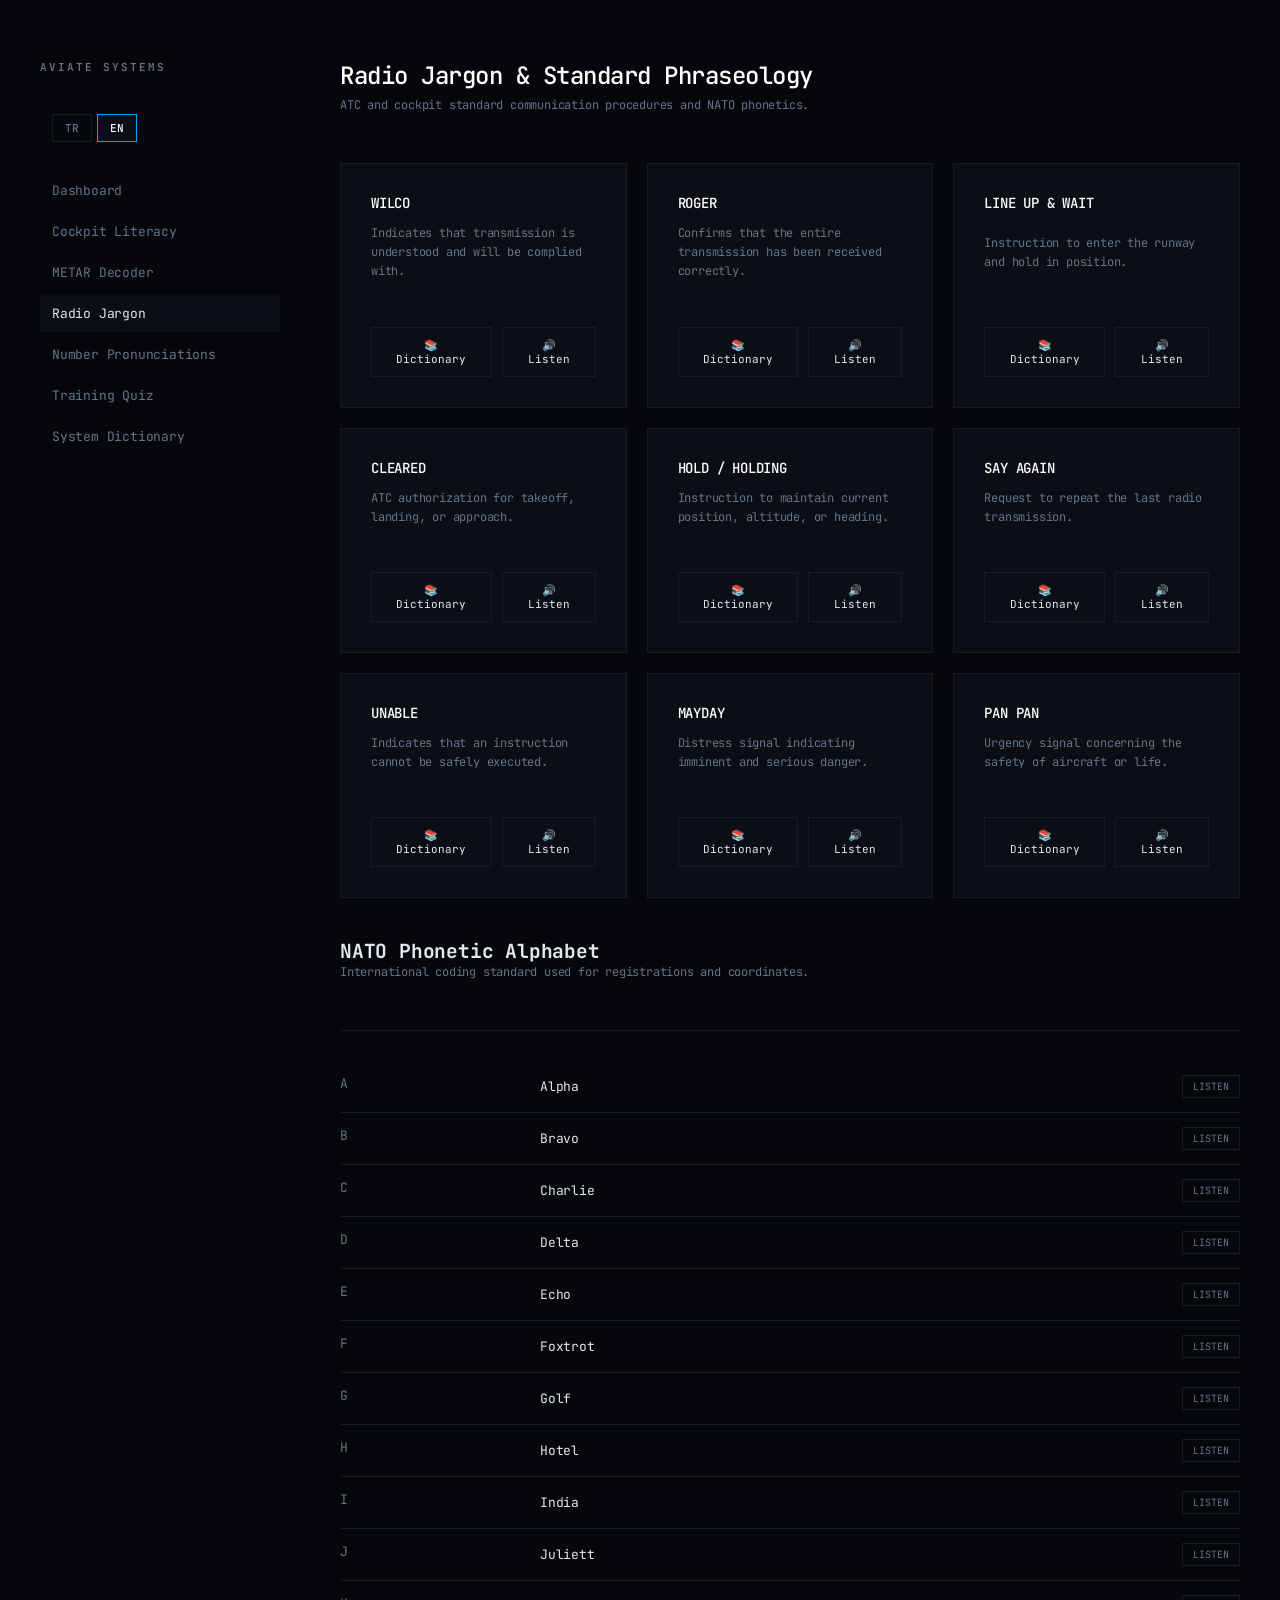
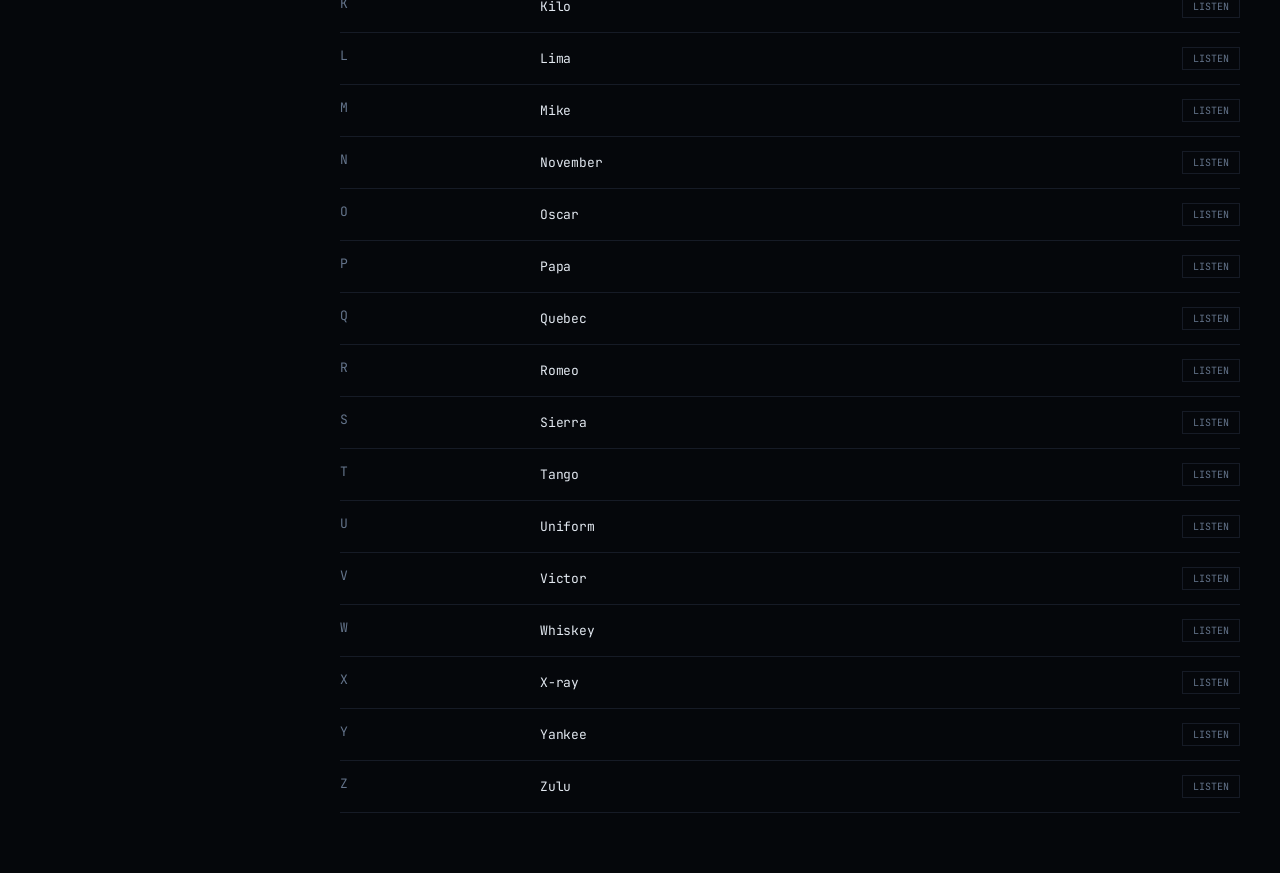
<file: radio.html>
<!DOCTYPE html>
<html lang="en">
<head>
    <meta charset="UTF-8">
    <meta name="viewport" content="width=device-width, initial-scale=1.0">
    <title>Aviate // Radio Jargon & Phonetic Alphabet</title>
    <link rel="stylesheet" href="css/style.css">
    <style>
        .lang-switcher { display: flex; gap: 5px; margin-bottom: 30px; padding: 0 12px; }
        .btn-lang { background-color: transparent; border: 1px solid var(--border); color: var(--text-muted); padding: 6px 12px; font-family: inherit; font-size: 11px; cursor: pointer; transition: all 0.15s; font-weight: 500; }
        .btn-lang.active-lang { border-color: var(--accent); color: #FFF; background-color: var(--surface); }
        .phrase-grid { display: grid; grid-template-columns: repeat(auto-fill, minmax(280px, 1fr)); gap: 20px; margin-bottom: 40px; }
        .card-actions { margin-top: 15px; display: flex; gap: 10px; }
        .btn-listen-card { background-color: transparent; border: 1px solid var(--border); color: var(--text-main); padding: 10px 16px; font-family: inherit; font-size: 11px; cursor: pointer; transition: border-color 0.15s, color 0.15s; }
        .btn-listen-card:hover { border-color: var(--accent); color: var(--accent); }
        .btn-listen { background-color: transparent; border: 1px solid var(--border); color: var(--text-muted); padding: 4px 10px; font-family: inherit; font-size: 10px; text-transform: uppercase; cursor: pointer; margin-left: 15px; transition: border-color 0.15s, color 0.15s; }
        .btn-listen:hover { border-color: var(--accent); color: var(--accent); }
        .table-value { display: flex; justify-content: space-between; align-items: center; width: 100%; }
    </style>
</head>
<body>

    <div class="grid-container">
        <nav class="panel-sidebar">
            <h2>Aviate Systems</h2>
            <div class="lang-switcher">
                <button class="btn-lang" onclick="setLanguage('tr')" id="btn-tr">TR</button>
                <button class="btn-lang active-lang" onclick="setLanguage('en')" id="btn-en">EN</button>
            </div>
            <ul>
                <li><a href="index.html" class="i18n" data-en="Dashboard" data-tr="Dashboard">Dashboard</a></li>
                <li><a href="cockpit.html" class="i18n" data-en="Cockpit Literacy" data-tr="Kokpit Okuryazarlığı">Cockpit Literacy</a></li>
                <li><a href="metar.html" class="i18n" data-en="METAR Decoder" data-tr="METAR Çözücü">METAR Decoder</a></li>
                <li><a href="radio.html" class="active i18n" data-en="Radio Jargon" data-tr="Telsiz Jargonu">Radio Jargon</a></li>
                <li><a href="numbers.html" class="i18n" data-en="Number Pronunciations" data-tr="Sayı Telaffuzları">Number Pronunciations</a></li>
                <li><a href="quiz.html" class="i18n" data-en="Training Quiz" data-tr="Eğitim Quizi">Training Quiz</a></li>
                <li><a href="dictionary.html" class="i18n" data-en="System Dictionary" data-tr="Sistem Sözlüğü">System Dictionary</a></li>
            </ul>
        </nav>

        <main class="panel-main">
            <h1 class="i18n" data-en="Radio Jargon & Standard Phraseology" data-tr="Telsiz Jargonu & Standart Frazeoloji">Radio Jargon & Standard Phraseology</h1>
            <p class="subtitle i18n" data-en="ATC and cockpit standard communication procedures and NATO phonetics." data-tr="ATC ve kokpit arası standart iletişim usulleri ve NATO fonetik alfabesi.">ATC and cockpit standard communication procedures and NATO phonetics.</p>
            
            <div class="phrase-grid">
                <section class="lesson-card">
                    <h3>WILCO</h3>
                    <p class="i18n" data-en="Indicates that transmission is understood and will be complied with." data-tr="Talimatın alındığını, anlaşıldığını ve harfiyen uygulanacağını belirtir.">Indicates that transmission is understood and will be complied with.</p>
                    <div class="card-actions">
                        <button class="btn-listen-card i18n" data-en="📚 Dictionary" data-tr="📚 Sözlük" onclick="radio('wilco')">📚 Dictionary</button>
                        <button class="btn-listen-card i18n" data-en="🔊 Listen" data-tr="🔊 Dinle" onclick="playAudio('wilco')">🔊 Listen</button>
                    </div>
                </section>
                <section class="lesson-card">
                    <h3>ROGER</h3>
                    <p class="i18n" data-en="Confirms that the entire transmission has been received correctly." data-tr="Mesajın sorunsuz şekilde kopyalandığını doğrular.">Confirms that the entire transmission has been received correctly.</p>
                    <div class="card-actions">
                        <button class="btn-listen-card i18n" data-en="📚 Dictionary" data-tr="📚 Sözlük" onclick="radio('roger')">📚 Dictionary</button>
                        <button class="btn-listen-card i18n" data-en="🔊 Listen" data-tr="🔊 Dinle" onclick="playAudio('roger')">🔊 Listen</button>
                    </div>
                </section>
                <section class="lesson-card">
                    <h3>LINE UP & WAIT</h3>
                    <p class="i18n" data-en="Instruction to enter the runway and hold in position." data-tr="Piste girip kalkış pozisyonunda bekleme talimatı.">Instruction to enter the runway and hold in position.</p>
                    <div class="card-actions">
                        <button class="btn-listen-card i18n" data-en="📚 Dictionary" data-tr="📚 Sözlük" onclick="radio('lineup')">📚 Dictionary</button>
                        <button class="btn-listen-card i18n" data-en="🔊 Listen" data-tr="🔊 Dinle" onclick="playAudio('lineup')">🔊 Listen</button>
                    </div>
                </section>
                <section class="lesson-card">
                    <h3>CLEARED</h3>
                    <p class="i18n" data-en="ATC authorization for takeoff, landing, or approach." data-tr="Kalkış, iniş veya yaklaşma onay kalıbı.">ATC authorization for takeoff, landing, or approach.</p>
                    <div class="card-actions">
                        <button class="btn-listen-card i18n" data-en="📚 Dictionary" data-tr="📚 Sözlük" onclick="radio('cleared')">📚 Dictionary</button>
                        <button class="btn-listen-card i18n" data-en="🔊 Listen" data-tr="🔊 Dinle" onclick="playAudio('cleared')">🔊 Listen</button>
                    </div>
                </section>
                <section class="lesson-card">
                    <h3>HOLD / HOLDING</h3>
                    <p class="i18n" data-en="Instruction to maintain current position, altitude, or heading." data-tr="Mevcut pozisyonu veya rotayı koruma talimatı.">Instruction to maintain current position, altitude, or heading.</p>
                    <div class="card-actions">
                        <button class="btn-listen-card i18n" data-en="📚 Dictionary" data-tr="📚 Sözlük" onclick="radio('hold')">📚 Dictionary</button>
                        <button class="btn-listen-card i18n" data-en="🔊 Listen" data-tr="🔊 Dinle" onclick="playAudio('hold')">🔊 Listen</button>
                    </div>
                </section>
                <section class="lesson-card">
                    <h3>SAY AGAIN</h3>
                    <p class="i18n" data-en="Request to repeat the last radio transmission." data-tr="Son telsiz mesajının tekrar edilmesi talebi.">Request to repeat the last radio transmission.</p>
                    <div class="card-actions">
                        <button class="btn-listen-card i18n" data-en="📚 Dictionary" data-tr="📚 Sözlük" onclick="radio('sayagain')">📚 Dictionary</button>
                        <button class="btn-listen-card i18n" data-en="🔊 Listen" data-tr="🔊 Dinle" onclick="playAudio('sayagain')">🔊 Listen</button>
                    </div>
                </section>
                <section class="lesson-card">
                    <h3>UNABLE</h3>
                    <p class="i18n" data-en="Indicates that an instruction cannot be safely executed." data-tr="Talimatın emniyetle uygulanamayacağını bildirme kelimesi.">Indicates that an instruction cannot be safely executed.</p>
                    <div class="card-actions">
                        <button class="btn-listen-card i18n" data-en="📚 Dictionary" data-tr="📚 Sözlük" onclick="radio('unable')">📚 Dictionary</button>
                        <button class="btn-listen-card i18n" data-en="🔊 Listen" data-tr="🔊 Dinle" onclick="playAudio('unable')">🔊 Listen</button>
                    </div>
                </section>
                <section class="lesson-card">
                    <h3>MAYDAY</h3>
                    <p class="i18n" data-en="Distress signal indicating imminent and serious danger." data-tr="Hayati ve ciddi tehlike içeren acil durum çağrısı.">Distress signal indicating imminent and serious danger.</p>
                    <div class="card-actions">
                        <button class="btn-listen-card i18n" data-en="📚 Dictionary" data-tr="📚 Sözlük" onclick="radio('mayday')">📚 Dictionary</button>
                        <button class="btn-listen-card i18n" data-en="🔊 Listen" data-tr="🔊 Dinle" onclick="playAudio('mayday')">🔊 Listen</button>
                    </div>
                </section>
                <section class="lesson-card">
                    <h3>PAN PAN</h3>
                    <p class="i18n" data-en="Urgency signal concerning the safety of aircraft or life." data-tr="Hayati olmayan ama aciliyet gerektiren durum çağrısı.">Urgency signal concerning the safety of aircraft or life.</p>
                    <div class="card-actions">
                        <button class="btn-listen-card i18n" data-en="📚 Dictionary" data-tr="📚 Sözlük" onclick="radio('panpan')">📚 Dictionary</button>
                        <button class="btn-listen-card i18n" data-en="🔊 Listen" data-tr="🔊 Dinle" onclick="playAudio('panpan')">🔊 Listen</button>
                    </div>
                </section>
            </div>

            <section id="radio-panel" class="info-box" style="display: none; margin-bottom: 40px;">
                <h2 id="rad-title"></h2>
                <div class="data-table" style="margin-top: 15px;">
                    <div class="table-row">
                        <span class="table-label i18n" data-en="Operational Meaning" data-tr="Operasyonel Anlamı">Operational Meaning</span>
                        <span class="table-value" id="rad-body"></span>
                    </div>
                </div>
            </section>

            <h2 class="i18n" data-en="NATO Phonetic Alphabet" data-tr="NATO Fonetik Alfabesi">NATO Phonetic Alphabet</h2>
            <p class="subtitle i18n" data-en="International coding standard used for registrations and coordinates." data-tr="Kuyruk tescilleri, taksi yolları ve koordinat iletimlerinde kullanılan uluslararası kodlama.">International coding standard used for registrations and coordinates.</p>

            <section class="info-box">
                <div class="data-table">
                    <div class="table-row"><span class="table-label">A</span><span class="table-value"><span>Alpha</span> <button class="btn-listen i18n" data-en="Listen" data-tr="Dinle" onclick="playAudio('alpha')">Listen</button></span></div>
                    <div class="table-row"><span class="table-label">B</span><span class="table-value"><span>Bravo</span> <button class="btn-listen i18n" data-en="Listen" data-tr="Dinle" onclick="playAudio('bravo')">Listen</button></span></div>
                    <div class="table-row"><span class="table-label">C</span><span class="table-value"><span>Charlie</span> <button class="btn-listen i18n" data-en="Listen" data-tr="Dinle" onclick="playAudio('charlie')">Listen</button></span></div>
                    <div class="table-row"><span class="table-label">D</span><span class="table-value"><span>Delta</span> <button class="btn-listen i18n" data-en="Listen" data-tr="Dinle" onclick="playAudio('delta')">Listen</button></span></div>
                    <div class="table-row"><span class="table-label">E</span><span class="table-value"><span>Echo</span> <button class="btn-listen i18n" data-en="Listen" data-tr="Dinle" onclick="playAudio('echo')">Listen</button></span></div>
                    <div class="table-row"><span class="table-label">F</span><span class="table-value"><span>Foxtrot</span> <button class="btn-listen i18n" data-en="Listen" data-tr="Dinle" onclick="playAudio('foxtrot')">Listen</button></span></div>
                    <div class="table-row"><span class="table-label">G</span><span class="table-value"><span>Golf</span> <button class="btn-listen i18n" data-en="Listen" data-tr="Dinle" onclick="playAudio('golf')">Listen</button></span></div>
                    <div class="table-row"><span class="table-label">H</span><span class="table-value"><span>Hotel</span> <button class="btn-listen i18n" data-en="Listen" data-tr="Dinle" onclick="playAudio('hotel')">Listen</button></span></div>
                    <div class="table-row"><span class="table-label">I</span><span class="table-value"><span>India</span> <button class="btn-listen i18n" data-en="Listen" data-tr="Dinle" onclick="playAudio('india')">Listen</button></span></div>
                    <div class="table-row"><span class="table-label">J</span><span class="table-value"><span>Juliett</span> <button class="btn-listen i18n" data-en="Listen" data-tr="Dinle" onclick="playAudio('juliett')">Listen</button></span></div>
                    <div class="table-row"><span class="table-label">K</span><span class="table-value"><span>Kilo</span> <button class="btn-listen i18n" data-en="Listen" data-tr="Dinle" onclick="playAudio('kilo')">Listen</button></span></div>
                    <div class="table-row"><span class="table-label">L</span><span class="table-value"><span>Lima</span> <button class="btn-listen i18n" data-en="Listen" data-tr="Dinle" onclick="playAudio('lima')">Listen</button></span></div>
                    <div class="table-row"><span class="table-label">M</span><span class="table-value"><span>Mike</span> <button class="btn-listen i18n" data-en="Listen" data-tr="Dinle" onclick="playAudio('mike')">Listen</button></span></div>
                    <div class="table-row"><span class="table-label">N</span><span class="table-value"><span>November</span> <button class="btn-listen i18n" data-en="Listen" data-tr="Dinle" onclick="playAudio('november')">Listen</button></span></div>
                    <div class="table-row"><span class="table-label">O</span><span class="table-value"><span>Oscar</span> <button class="btn-listen i18n" data-en="Listen" data-tr="Dinle" onclick="playAudio('oscar')">Listen</button></span></div>
                    <div class="table-row"><span class="table-label">P</span><span class="table-value"><span>Papa</span> <button class="btn-listen i18n" data-en="Listen" data-tr="Dinle" onclick="playAudio('papa')">Listen</button></span></div>
                    <div class="table-row"><span class="table-label">Q</span><span class="table-value"><span>Quebec</span> <button class="btn-listen i18n" data-en="Listen" data-tr="Dinle" onclick="playAudio('quebec')">Listen</button></span></div>
                    <div class="table-row"><span class="table-label">R</span><span class="table-value"><span>Romeo</span> <button class="btn-listen i18n" data-en="Listen" data-tr="Dinle" onclick="playAudio('romeo')">Listen</button></span></div>
                    <div class="table-row"><span class="table-label">S</span><span class="table-value"><span>Sierra</span> <button class="btn-listen i18n" data-en="Listen" data-tr="Dinle" onclick="playAudio('sierra')">Listen</button></span></div>
                    <div class="table-row"><span class="table-label">T</span><span class="table-value"><span>Tango</span> <button class="btn-listen i18n" data-en="Listen" data-tr="Dinle" onclick="playAudio('tango')">Listen</button></span></div>
                    <div class="table-row"><span class="table-label">U</span><span class="table-value"><span>Uniform</span> <button class="btn-listen i18n" data-en="Listen" data-tr="Dinle" onclick="playAudio('uniform')">Listen</button></span></div>
                    <div class="table-row"><span class="table-label">V</span><span class="table-value"><span>Victor</span> <button class="btn-listen i18n" data-en="Listen" data-tr="Dinle" onclick="playAudio('victor')">Listen</button></span></div>
                    <div class="table-row"><span class="table-label">W</span><span class="table-value"><span>Whiskey</span> <button class="btn-listen i18n" data-en="Listen" data-tr="Dinle" onclick="playAudio('whiskey')">Listen</button></span></div>
                    <div class="table-row"><span class="table-label">X</span><span class="table-value"><span>X-ray</span> <button class="btn-listen i18n" data-en="Listen" data-tr="Dinle" onclick="playAudio('xray')">Listen</button></span></div>
                    <div class="table-row"><span class="table-label">Y</span><span class="table-value"><span>Yankee</span> <button class="btn-listen i18n" data-en="Listen" data-tr="Dinle" onclick="playAudio('yankee')">Listen</button></span></div>
                    <div class="table-row"><span class="table-label">Z</span><span class="table-value"><span>Zulu</span> <button class="btn-listen i18n" data-en="Listen" data-tr="Dinle" onclick="playAudio('zulu')">Listen</button></span></div>
                </div>
            </section>
        </main>
    </div>

    <script>
        const rDb = {
            wilco: { en: "Instruction received, understood, and will be complied with completely.", tr: "Verilen talimatın alındığını, anlaşıldığını ve harfiyen icra edileceğini beyan eder." },
            roger: { en: "Confirms message received without issues; no commitment to action.", tr: "Alınan mesajın tamamının sorunsuz bir şekilde kopyalandığını doğrular." },
            lineup: { en: "Enter runway and hold in position, wait for final takeoff clearance.", tr: "Piste girip kalkış pozisyonu al ama kalkış izni gelene kadar orada emniyetle bekle." },
            cleared: { en: "Authorization from ATC for the specified action under safe parameters.", tr: "Belirtilen eylemin kontrolör tarafından onaylandığını ve emniyetli olduğunu belirtir." },
            hold: { en: "Instruction to maintain current position, altitude, or routing.", tr: "Mevcut pozisyonu, irtifayı veya rotayı ikinci bir emre kadar muhafaza etme talimatıdır." },
            sayagain: { en: "Request used when a transmission needs to be repeated.", tr: "Telsiz mesajının anlaşılamadığı durumlarda, mesajın tekrar edilmesini istemek için kullanılır." },
            unable: { en: "Indicates that a given instruction cannot be safely executed.", tr: "Hava şartları veya operasyonel kısıtlar nedeniyle talimatın yerine getirilemeyeceğini bildirir." },
            mayday: { en: "International distress signal indicating immediate and serious danger.", tr: "Uçakta ve mürettebatta hayati tehlike olduğunu belirten uluslararası mutlak acil durum çağrısıdır." },
            panpan: { en: "International urgency signal concerning safety but no immediate danger.", tr: "Uçakta acil bir durum olduğunu ancak hayati tehlikenin henüz oluşmadığını bildiren çağrıdır." }
        };

        let currentLang = 'en';
        let activeKey = null;

        function setLanguage(lang) {
            currentLang = lang;
            document.getElementById("btn-tr").classList.remove("active-lang");
            document.getElementById("btn-en").classList.remove("active-lang");
            document.getElementById("btn-" + lang).classList.add("active-lang");
            
            const elements = document.querySelectorAll('.i18n');
            elements.forEach(el => {
                const translation = el.getAttribute('data-' + lang);
                if (translation) el.innerText = translation;
            });

            if(activeKey) radio(activeKey);
        }

        function radio(key) {
            activeKey = key;
            const suffix = currentLang === 'en' ? " // PHRASEOLOGY DETAIL" : " // STANDART FRAZEOLOJİ";
            document.getElementById("rad-title").innerText = key.toUpperCase() + suffix;
            document.getElementById("rad-body").innerText = rDb[key][currentLang];
            document.getElementById("radio-panel").style.display = "block";
        }

        let currentAudio = null;
        function playAudio(fileName) {
            if (currentAudio) { currentAudio.pause(); currentAudio.currentTime = 0; }
            currentAudio = new Audio(`audio/${fileName}.mp3`);
            currentAudio.play().catch(e => console.log("Audio load error"));
        }

        window.onload = function() { setLanguage('en'); };
    </script>
</body>
</html>
</file>
<file: css/style.css>
@import url('https://fonts.googleapis.com/css2?family=JetBrains+Mono:wght@300;400;500;600&display=swap');

:root {
    --bg: #05070B;
    --surface: #0B0E14;
    --surface-hover: #11151E;
    --border: #161B26;
    --border-focus: #222C3E;
    --text-main: #E2E8F0;
    --text-muted: #64748B;
    --accent: #00A3FF;
}

* {
    margin: 0;
    padding: 0;
    box-sizing: border-box;
}

body {
    background-color: var(--bg);
    color: var(--text-main);
    font-family: 'JetBrains Mono', monospace;
    font-size: 13px;
    padding: 60px 40px;
    letter-spacing: -0.2px;
}

.grid-container {
    display: grid;
    grid-template-columns: 240px 1fr;
    gap: 60px;
    max-width: 1200px;
    margin: 0 auto;
}

/* Sidebar Navigation */
.panel-sidebar h2 {
    font-size: 11px;
    font-weight: 600;
    text-transform: uppercase;
    letter-spacing: 2px;
    color: var(--text-muted);
    margin-bottom: 40px;
}

.panel-sidebar ul {
    list-style: none;
}

.panel-sidebar ul li {
    margin-bottom: 4px;
}

.panel-sidebar ul li a {
    color: var(--text-muted);
    text-decoration: none;
    display: block;
    padding: 10px 12px;
    font-weight: 400;
    transition: color 0.15s, background-color 0.15s;
}

.panel-sidebar ul li a:hover, 
.panel-sidebar ul li a.active {
    color: var(--text-main);
    background-color: var(--surface);
}

/* Main Content Area */
.panel-main h1 {
    font-size: 24px;
    font-weight: 500;
    color: #FFF;
    margin-bottom: 6px;
    letter-spacing: -0.5px;
}

.subtitle {
    color: var(--text-muted);
    font-size: 12px;
    margin-bottom: 50px;
}

/* Grid Layouts */
.lessons-grid {
    display: grid;
    grid-template-columns: repeat(auto-fit, minmax(280px, 1fr));
    gap: 20px;
}

.lesson-card {
    background-color: var(--surface);
    border: 1px solid var(--border);
    padding: 30px;
    display: flex;
    flex-direction: column;
    justify-content: space-between;
    transition: border-color 0.2s, background-color 0.2s;
}

.lesson-card:hover {
    border-color: var(--border-focus);
    background-color: var(--surface-hover);
}

.lesson-card h3 {
    font-size: 14px;
    font-weight: 500;
    color: #FFF;
    margin-bottom: 12px;
}

.lesson-card p {
    color: var(--text-muted);
    font-size: 12px;
    line-height: 1.6;
    margin-bottom: 30px;
}

/* Controls & Inputs */
.input-group {
    margin-bottom: 30px;
}

.input-group label {
    font-size: 11px;
    color: var(--text-muted);
    text-transform: uppercase;
    letter-spacing: 1px;
    display: block;
    margin-bottom: 10px;
}

input[type="text"] {
    width: 100%;
    background-color: var(--surface);
    border: 1px solid var(--border);
    color: #FFF;
    padding: 14px;
    font-family: inherit;
    font-size: 13px;
    transition: border-color 0.2s;
}

input[type="text"]:focus {
    outline: none;
    border-color: var(--accent);
}

.btn-launch {
    display: inline-block;
    background-color: transparent;
    color: var(--text-main);
    border: 1px solid var(--border);
    padding: 12px 24px;
    font-family: inherit;
    font-size: 12px;
    font-weight: 500;
    text-decoration: none;
    cursor: pointer;
    transition: border-color 0.15s, color 0.15s;
    width: fit-content;
}

.btn-launch:hover {
    border-color: var(--accent);
    color: var(--accent);
}

/* Interactive Info Boxes */
.info-box {
    margin-top: 50px;
    border-top: 1px solid var(--border);
    padding-top: 30px;
}

.info-box h2 {
    font-size: 15px;
    font-weight: 500;
    color: #FFF;
    margin-bottom: 12px;
}

/* Data Display Tables */
.data-table {
    display: flex;
    flex-direction: column;
}

.table-row {
    display: grid;
    grid-template-columns: 200px 1fr;
    padding: 14px 0;
    border-bottom: 1px solid var(--border);
}

.table-label {
    color: var(--text-muted);
}

.table-value {
    color: var(--text-main);
}
</file>
